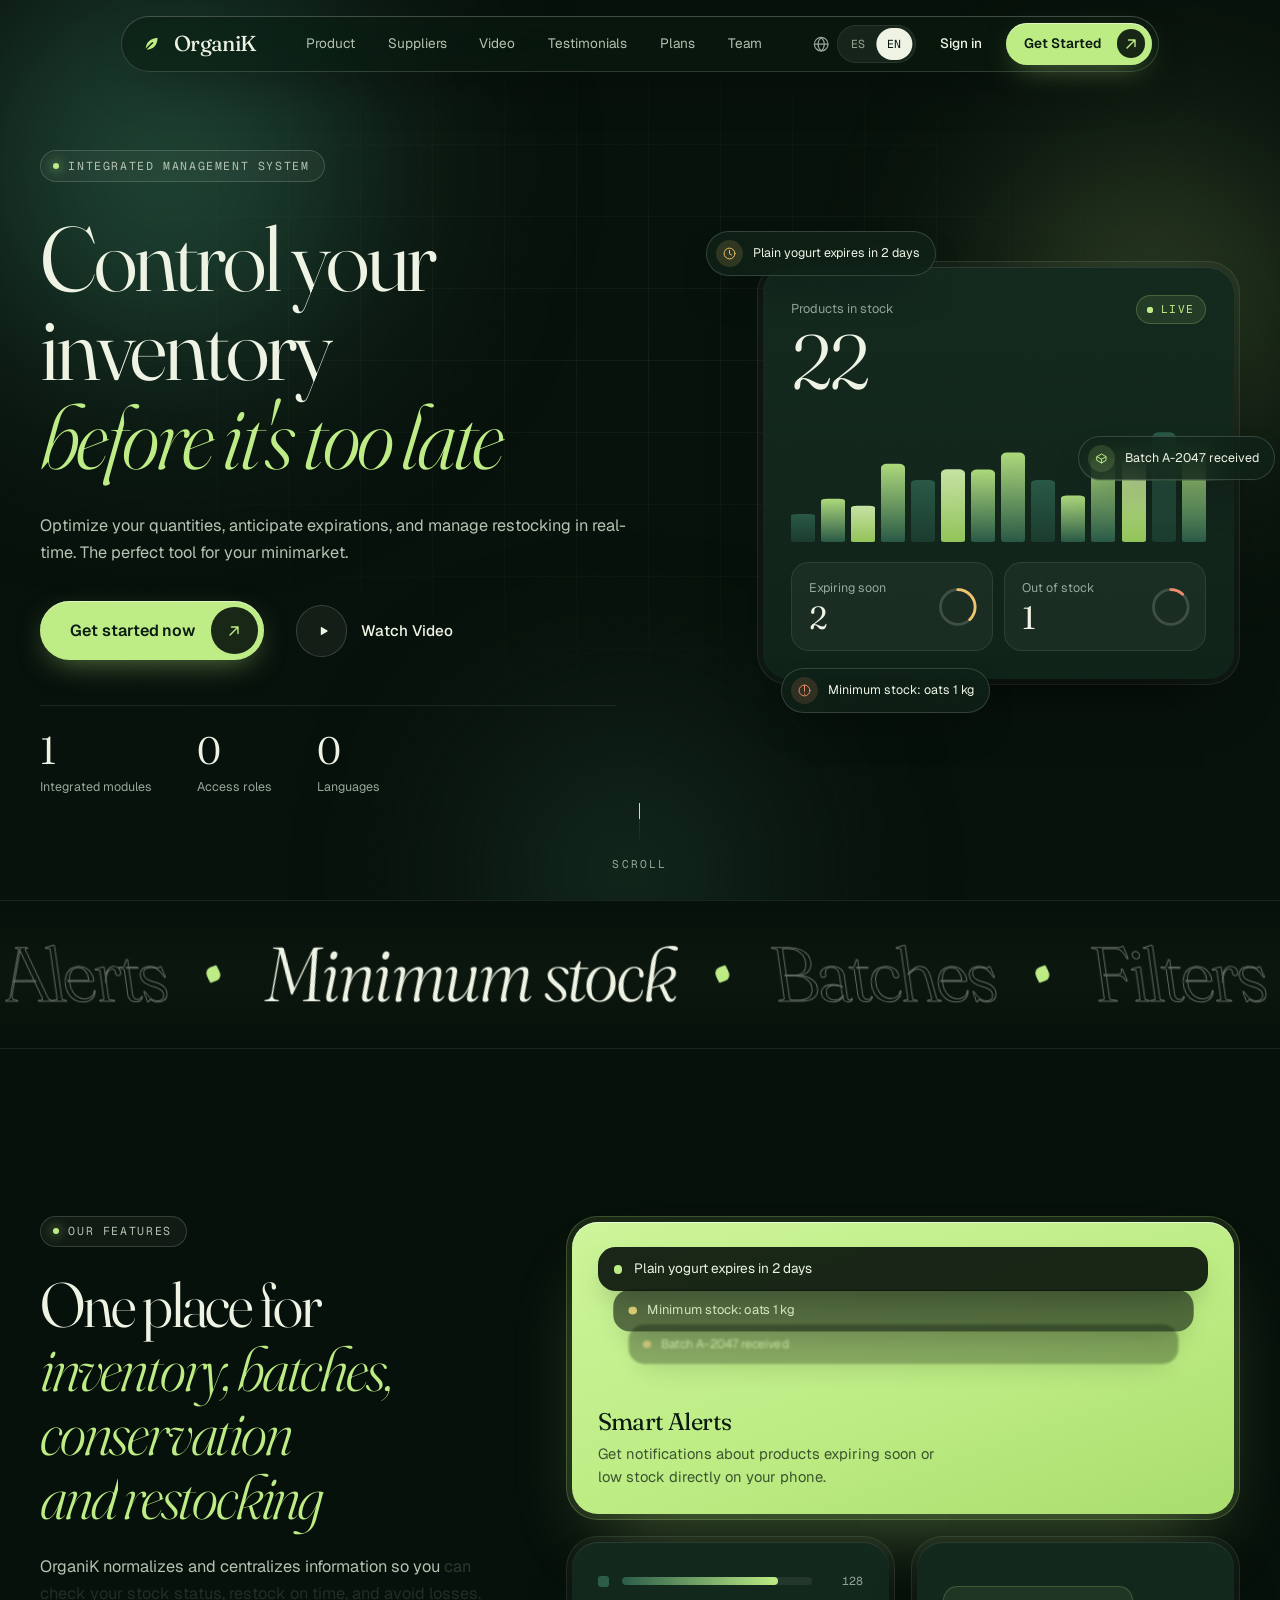
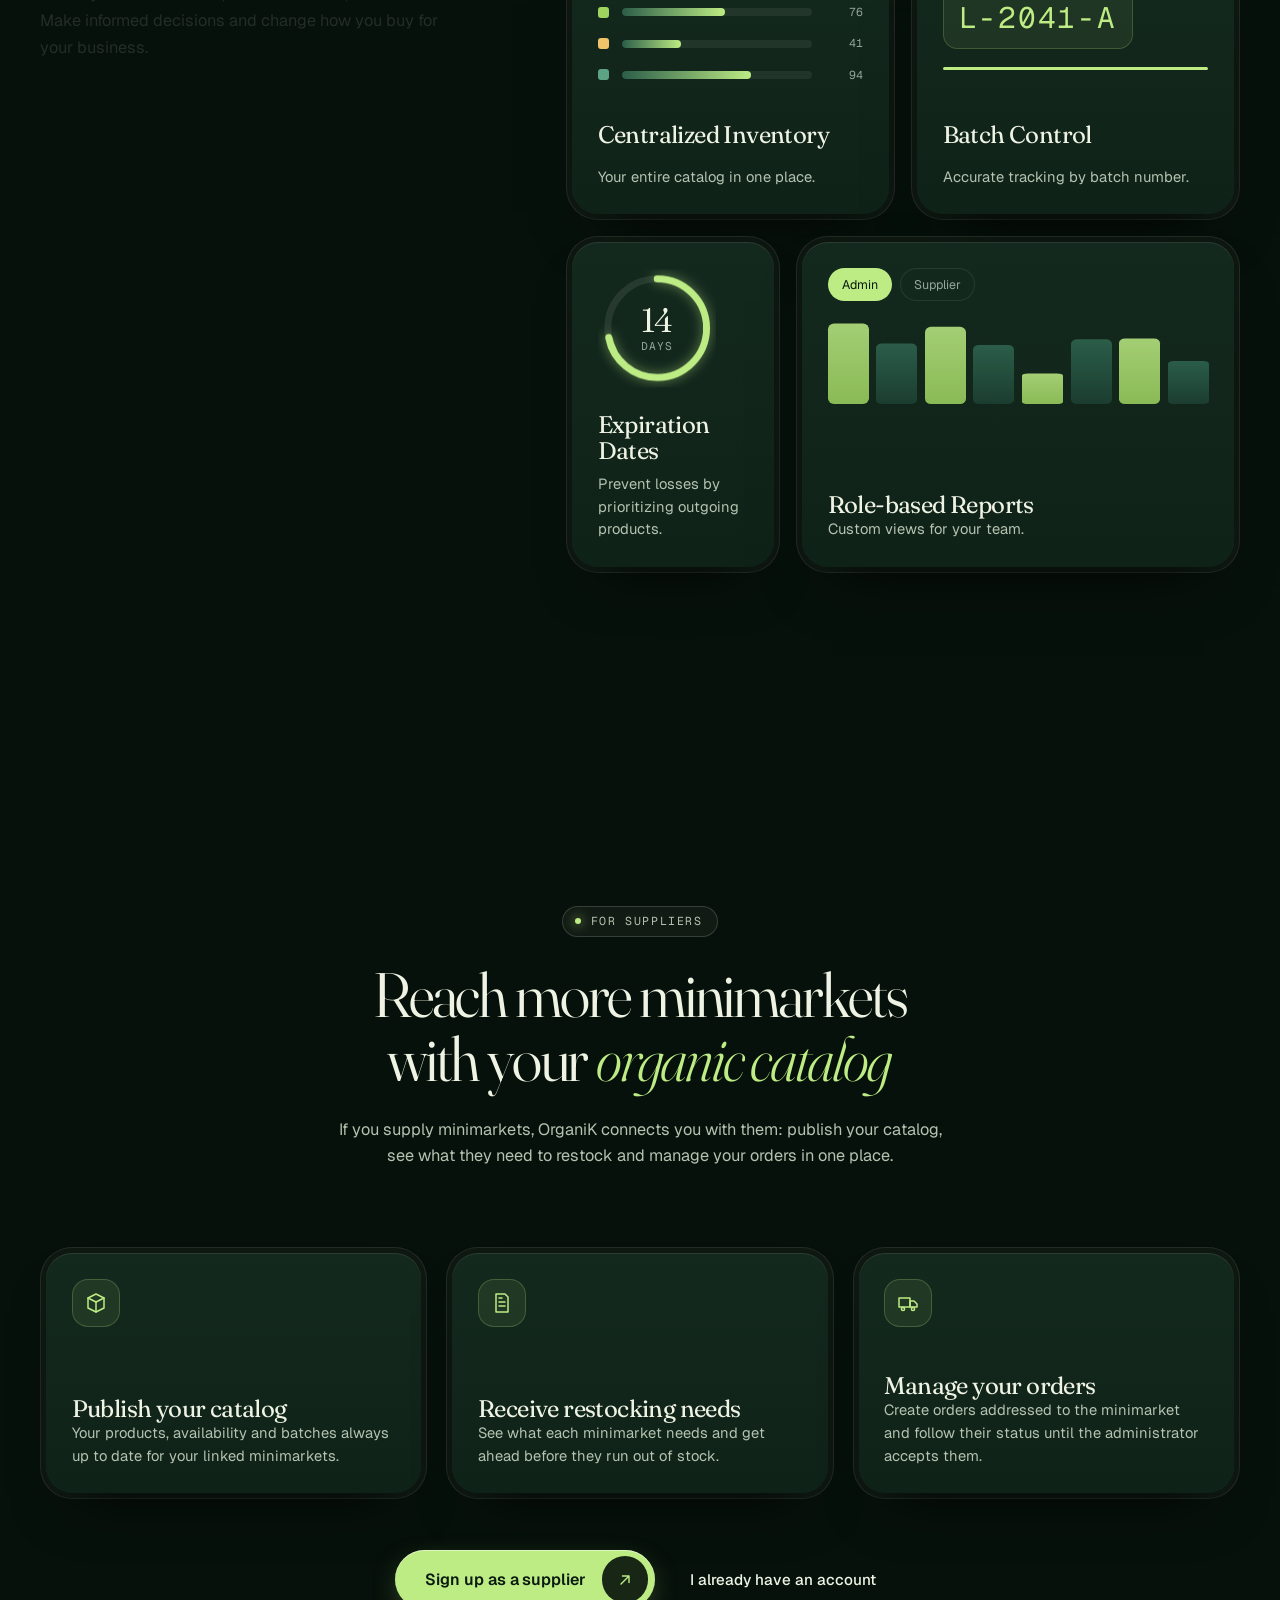
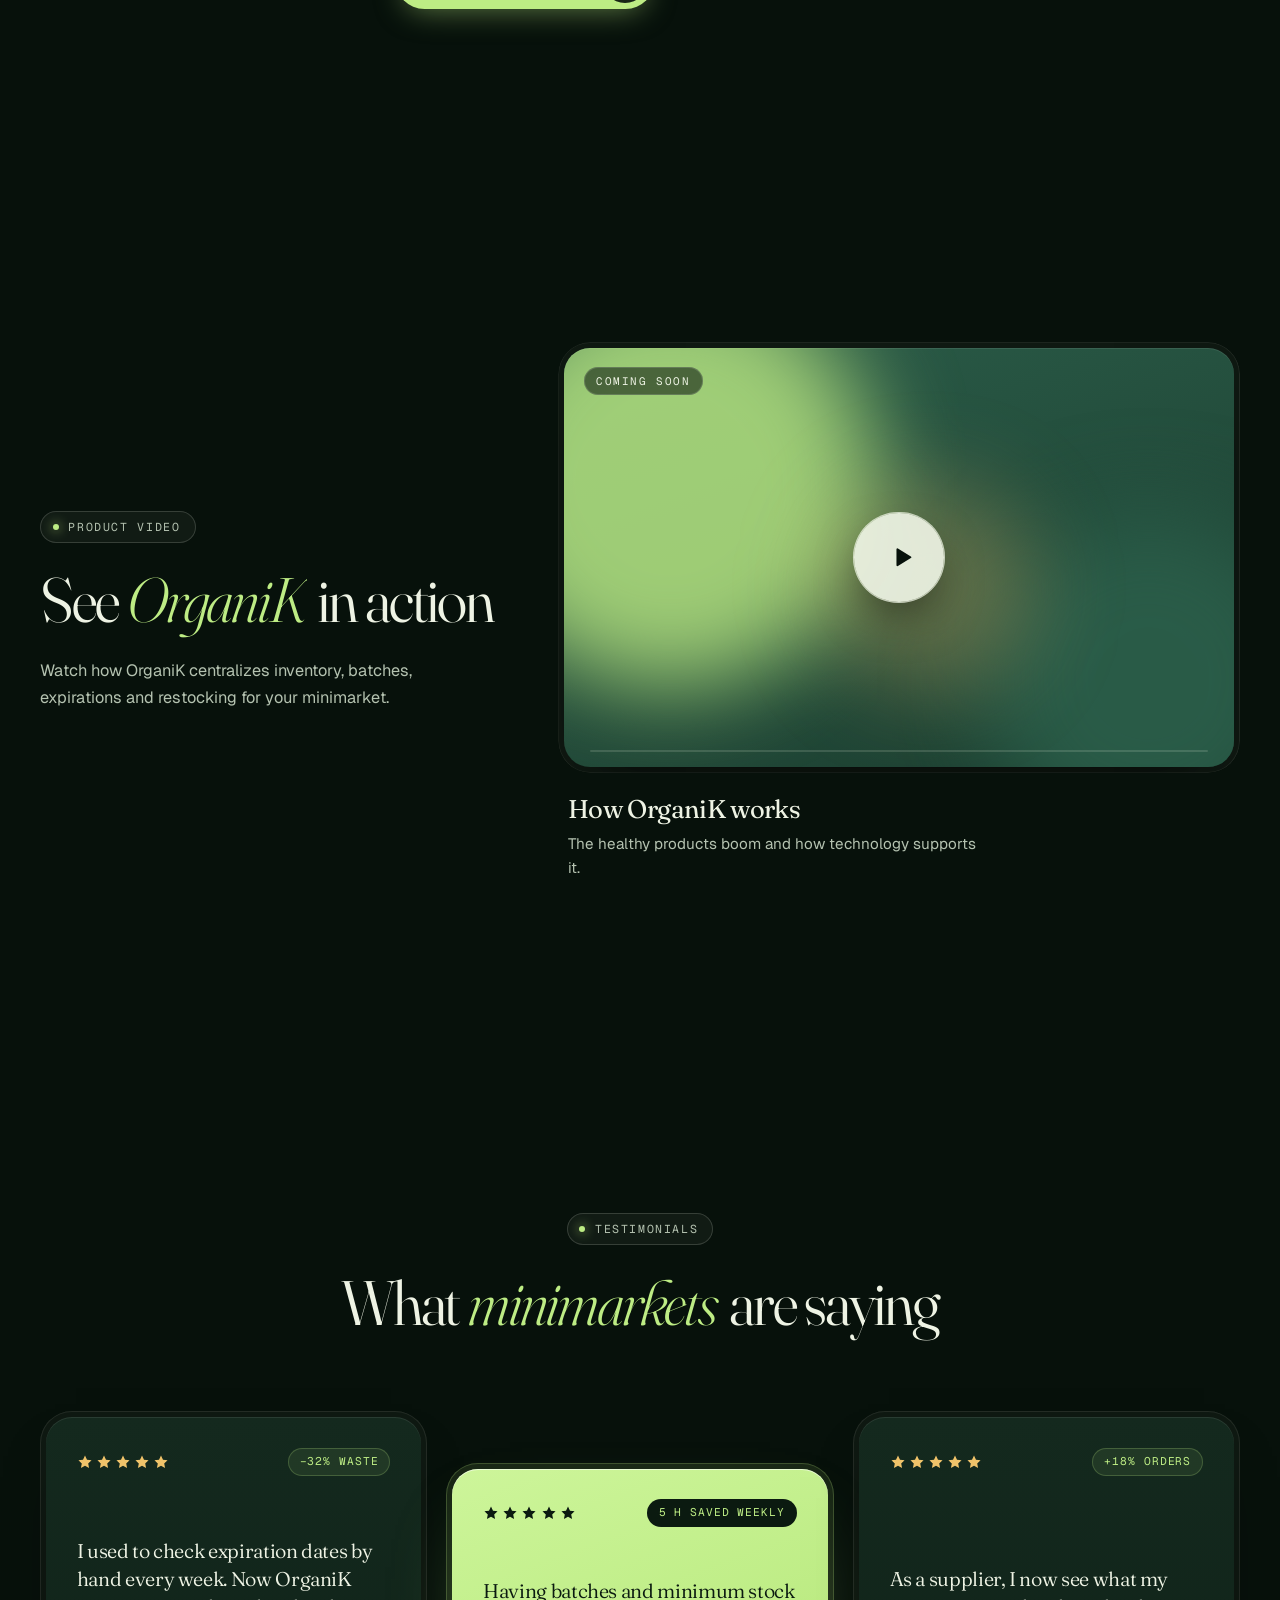
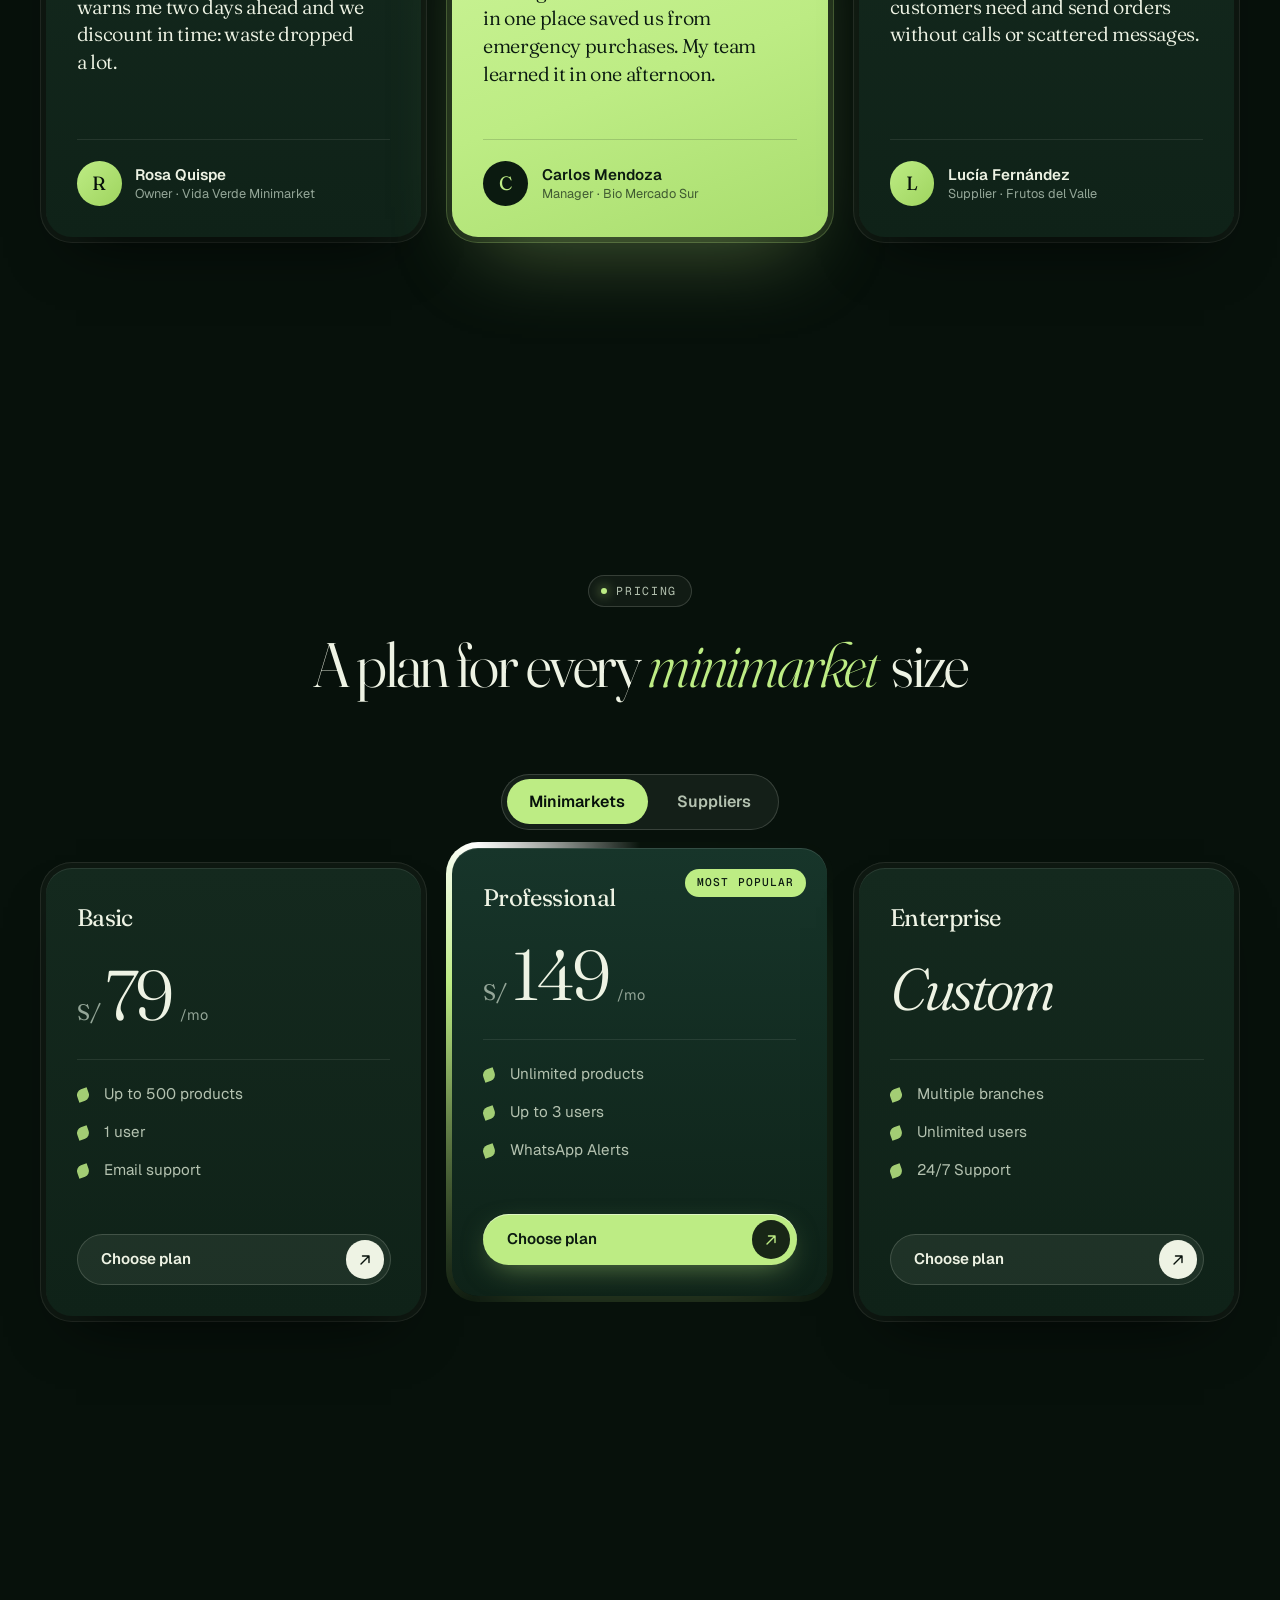
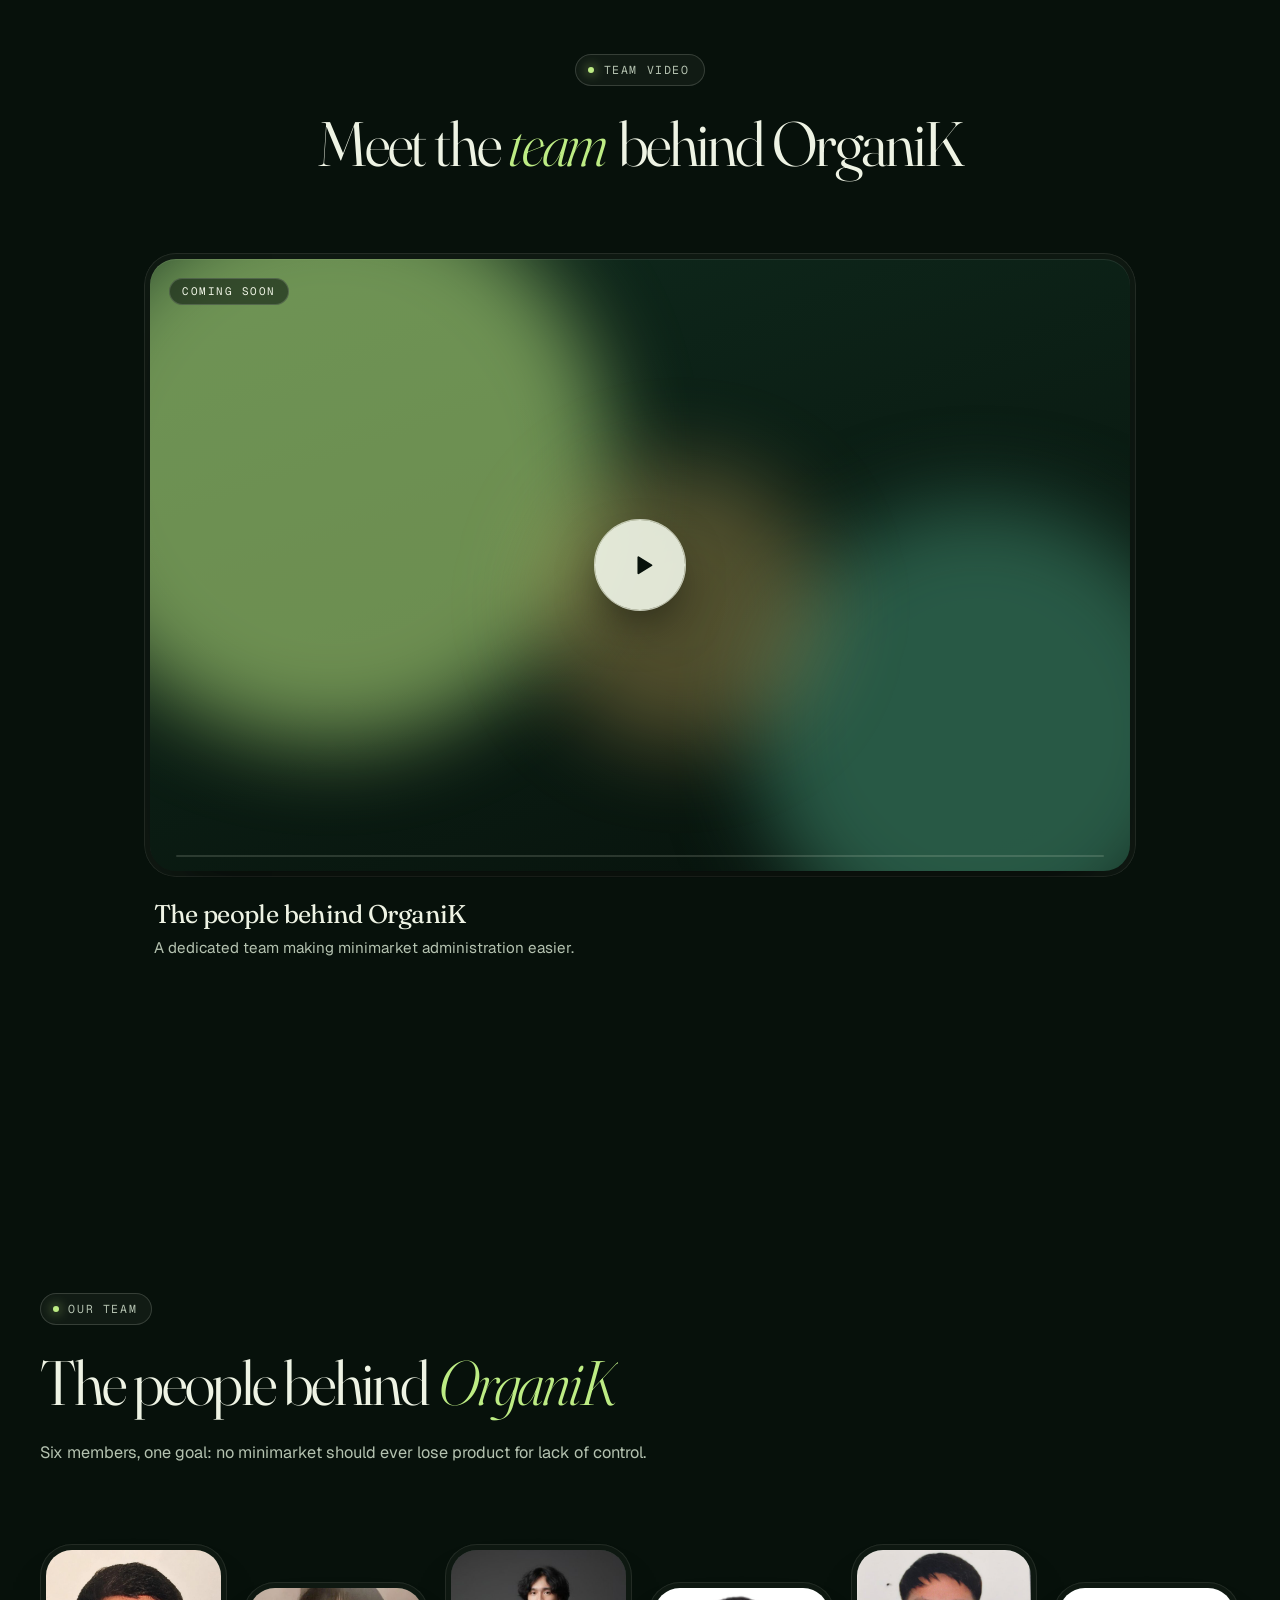
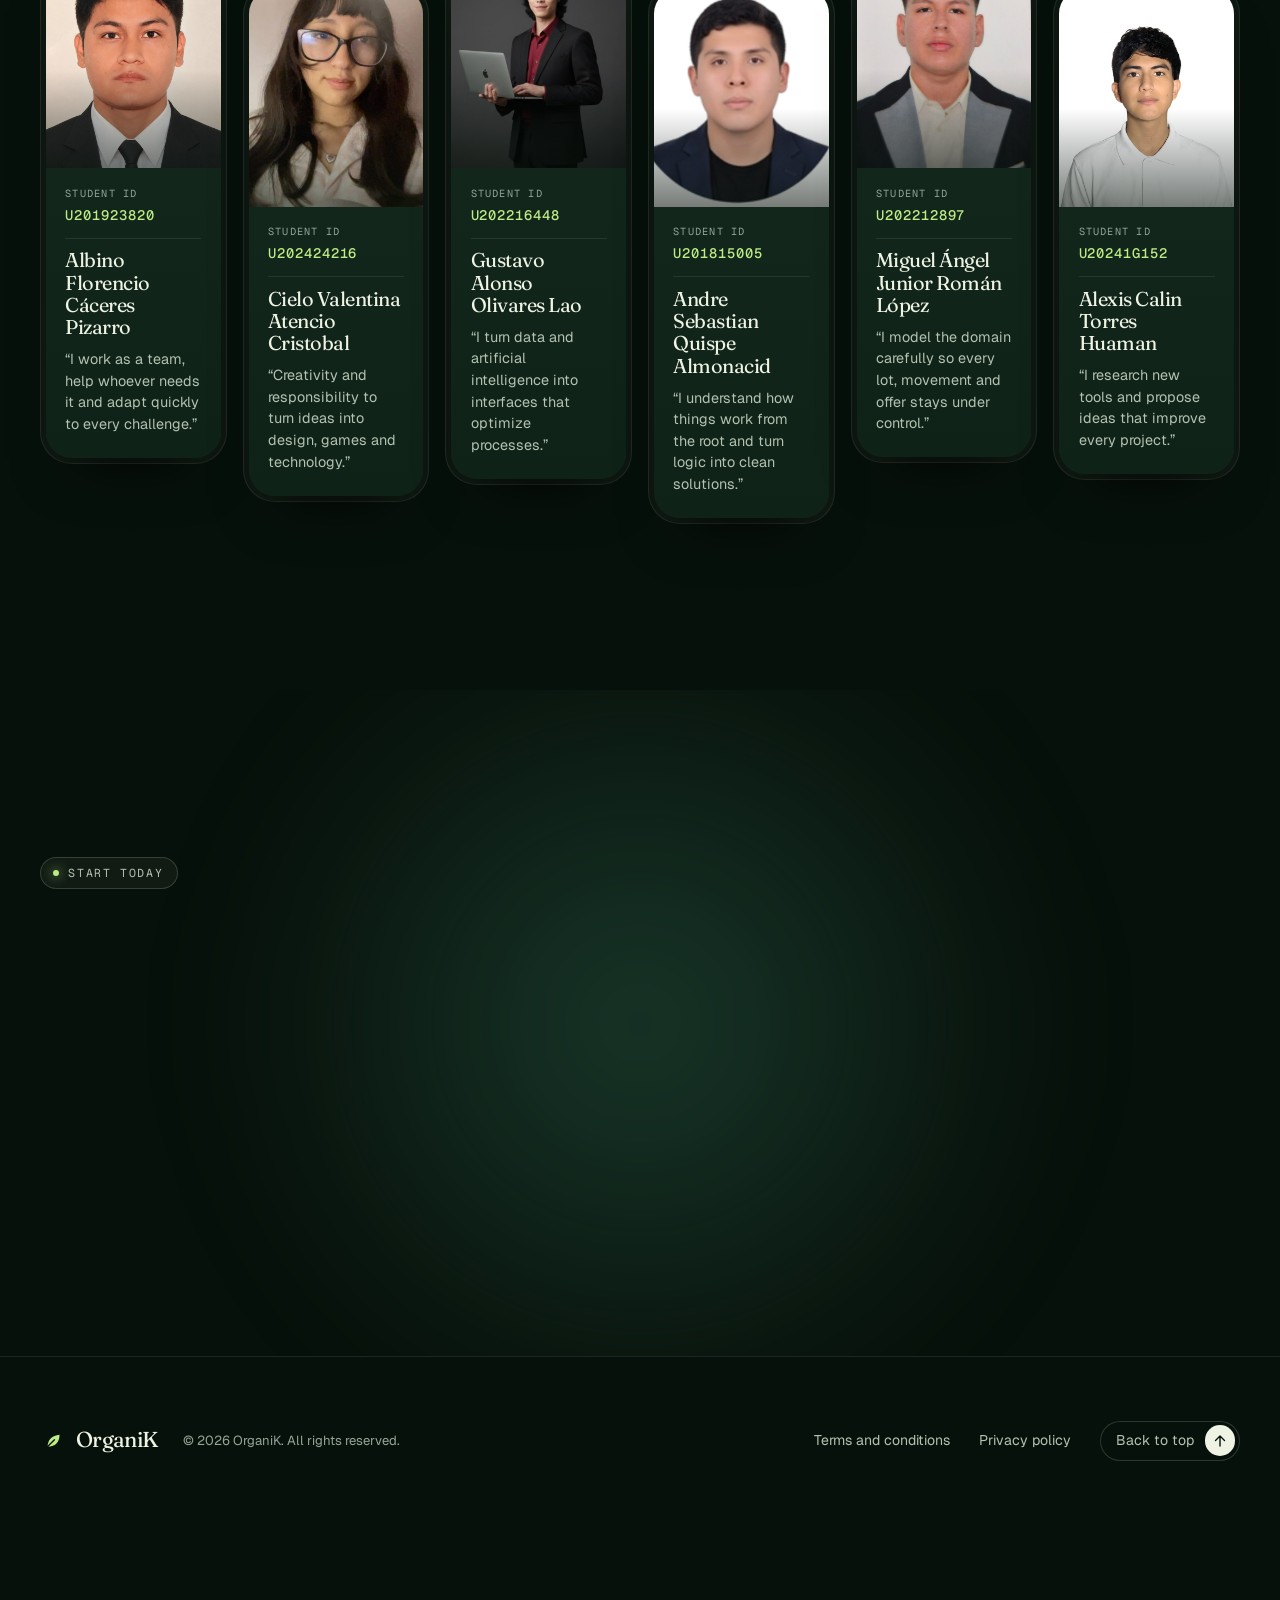
<file: index.html>
<!DOCTYPE html>
<html lang="es">
<head>
    <meta charset="UTF-8">
    <meta name="viewport" content="width=device-width, initial-scale=1.0, viewport-fit=cover">
    <title>OrganiK · Control de inventario para minimarkets</title>
    <meta name="description" content="OrganiK centraliza inventario, lotes y vencimientos para que tu minimarket reponga a tiempo y deje de perder producto.">
    <meta name="theme-color" content="#07110b">
    <meta property="og:title" content="OrganiK · Control de inventario para minimarkets">
    <meta property="og:description" content="Anticipa vencimientos y gestiona el abastecimiento en tiempo real.">
    <meta property="og:type" content="website">
    <link rel="icon" type="image/svg+xml" href="public/favicon.svg">
    <link rel="preconnect" href="https://fonts.googleapis.com">
    <link rel="preconnect" href="https://fonts.gstatic.com" crossorigin>
    <link href="https://fonts.googleapis.com/css2?family=Fraunces:ital,opsz,wght@0,9..144,300..600;1,9..144,300..600&family=Geist:wght@300..700&family=Geist+Mono:wght@400;500&display=swap" rel="stylesheet">
    <link rel="stylesheet" href="styles.css">
</head>
<body data-page="home">

    <a href="#main" class="skip" data-i18n="skip">Saltar al contenido</a>

    <!-- Preloader -->
    <div class="preloader" id="preloader" aria-hidden="true">
        <div class="preloader__inner">
            <svg class="preloader__mark" viewBox="0 0 48 48" fill="none"><path class="leaf" d="M12 36C12 22 20 13 37 12c0 16-9 24-25 24z" stroke="currentColor" stroke-width="1.5" stroke-linejoin="round"/><path class="vein" d="M12 36l14-14" stroke="currentColor" stroke-width="1.5" stroke-linecap="round"/></svg>
            <span class="preloader__count" id="preloader-count">000</span>
        </div>
        <div class="preloader__curtain"></div>
    </div>

    <div class="grain" aria-hidden="true"></div>
    <div class="progress" id="progress" aria-hidden="true"></div>

    <!-- Navegación: isla de cristal flotante -->
    <header class="nav-wrap" id="navbar">
        <div class="nav" id="nav">
            <a href="#hero" class="logo" aria-label="OrganiK">
                <span class="logo__mark"><svg viewBox="0 0 32 32" fill="none"><path d="M9 23c0-8 5-13 14-14 0 9-5 14-14 14z" fill="currentColor"/><path d="M9 23l8-8" stroke="var(--bg)" stroke-width="1.6" stroke-linecap="round"/></svg></span>
                <span class="logo__text">OrganiK</span>
            </a>
            <nav class="nav__links" aria-label="Principal">
                <a href="#ofrecemos" data-i18n="nav_product" data-nav="ofrecemos">Producto</a>
                <a href="#proveedores" data-i18n="nav_providers" data-nav="proveedores">Proveedores</a>
                <a href="#video-producto" data-i18n="nav_video" data-nav="video-producto">Video</a>
                <a href="#testimonios" data-i18n="nav_testimonials" data-nav="testimonios">Testimonios</a>
                <a href="#planes" data-i18n="nav_plans" data-nav="planes">Planes</a>
                <a href="#conocenos" data-i18n="nav_team" data-nav="conocenos">Equipo</a>
                <span class="nav__pill" aria-hidden="true"></span>
            </nav>
            <div class="nav__actions">
                <svg class="lang-ico" viewBox="0 0 20 20" fill="none" stroke="currentColor" stroke-width="1.3" stroke-linecap="round" stroke-linejoin="round" aria-hidden="true"><circle cx="10" cy="10" r="7.4"/><path d="M2.6 10h14.8M10 2.6c2.3 2.2 3.4 4.7 3.4 7.4S12.3 15.2 10 17.4C7.7 15.2 6.6 12.7 6.6 10S7.7 4.8 10 2.6z"/></svg>
                <div id="lang-toggle" class="lang" role="group" aria-label="Idioma / Language">
                    <span class="lang__thumb" aria-hidden="true"></span>
                    <button type="button" class="lang__opt" data-l="es" lang="es" title="Español" aria-pressed="true">ES</button>
                    <button type="button" class="lang__opt" data-l="en" lang="en" title="English" aria-pressed="false">EN</button>
                </div>
                <a href="https://organik-app-d6e58.web.app/login" class="nav__login" data-app-path="/login" data-i18n="nav_login">Iniciar sesión</a>
                <a href="https://organik-app-d6e58.web.app/register?role=administrator" data-app-path="/register?role=administrator" class="btn btn--sm magnetic">
                    <span class="btn__label" data-i18n="nav_start">Empezar</span>
                    <span class="btn__icon"><svg viewBox="0 0 16 16" fill="none" stroke="currentColor" stroke-width="1.4" stroke-linecap="round" stroke-linejoin="round"><path d="M4 12L12 4M5.5 4H12v6.5"/></svg></span>
                </a>
                <button class="burger" id="burger" type="button" aria-label="Menú" aria-expanded="false" aria-controls="menu"><span></span><span></span></button>
            </div>
        </div>
    </header>

    <!-- Menú móvil -->
    <div class="menu" id="menu" aria-hidden="true">
        <nav class="menu__links">
            <a href="#ofrecemos"><span class="menu__n">01</span><span class="menu__t" data-i18n="nav_product">Producto</span></a>
            <a href="#proveedores"><span class="menu__n">02</span><span class="menu__t" data-i18n="nav_providers">Proveedores</span></a>
            <a href="#video-producto"><span class="menu__n">03</span><span class="menu__t" data-i18n="nav_video">Video</span></a>
            <a href="#testimonios"><span class="menu__n">04</span><span class="menu__t" data-i18n="nav_testimonials">Testimonios</span></a>
            <a href="#planes"><span class="menu__n">05</span><span class="menu__t" data-i18n="nav_plans">Planes</span></a>
            <a href="#conocenos"><span class="menu__n">06</span><span class="menu__t" data-i18n="nav_team">Equipo</span></a>
            <a href="https://organik-d6e58.web.app/login" data-app-path="/login"><span class="menu__n">07</span><span class="menu__t" data-i18n="nav_login">Iniciar sesión</span></a>
        </nav>
    </div>

    <main id="main">

        <!-- HERO -->
        <section id="hero" class="hero">
            <div class="aurora" aria-hidden="true">
                <span class="aurora__orb aurora__orb--a" data-depth="40"></span>
                <span class="aurora__orb aurora__orb--b" data-depth="-30"></span>
                <span class="aurora__orb aurora__orb--c" data-depth="20"></span>
                <span class="aurora__grid"></span>
            </div>

            <div class="container hero__grid">
                <div class="hero__copy">
                    <p class="eyebrow" data-hero="in"><span class="eyebrow__dot"></span><span data-i18n="hero_subtitle">SISTEMA DE GESTIÓN INTEGRADO</span></p>
                    <h1 class="display" data-split data-i18n="hero_title">Controla tu inventario <em>antes de que sea tarde</em></h1>
                    <p class="lead" data-hero="in" data-i18n="hero_desc">Optimiza tus cantidades, anticipa vencimientos y gestiona el abastecimiento en tiempo real. La herramienta perfecta para tu minimarket.</p>
                    <div class="hero__cta" data-hero="in">
                        <a href="https://organik-app-d6e58.web.app/register?role=administrator" data-app-path="/register?role=administrator" class="btn btn--lg magnetic">
                            <span class="btn__label" data-i18n="btn_start_now">Comenzar ahora</span>
                            <span class="btn__icon"><svg viewBox="0 0 16 16" fill="none" stroke="currentColor" stroke-width="1.4" stroke-linecap="round" stroke-linejoin="round"><path d="M4 12L12 4M5.5 4H12v6.5"/></svg></span>
                        </a>
                        <a href="#video-producto" class="btn-ghost magnetic">
                            <span class="btn-ghost__play"><svg viewBox="0 0 16 16" fill="currentColor"><path d="M5.5 3.8v8.4a.5.5 0 0 0 .76.43l6.8-4.2a.5.5 0 0 0 0-.86l-6.8-4.2a.5.5 0 0 0-.76.43z"/></svg></span>
                            <span data-i18n="btn_video">Ver video</span>
                        </a>
                    </div>

                    <dl class="stats" data-hero="in">
                        <div class="stat">
                            <dt data-i18n="stat_1_desc">Módulos integrados</dt>
                            <dd><span data-count="3">3</span></dd>
                        </div>
                        <div class="stat">
                            <dt data-i18n="stat_2_desc">Roles de acceso</dt>
                            <dd><span data-count="2">2</span></dd>
                        </div>
                        <div class="stat">
                            <dt data-i18n="stat_3_desc">Idiomas</dt>
                            <dd><span data-count="2">2</span></dd>
                        </div>
                    </dl>
                </div>

                <div class="hero__visual" data-hero="visual">
                    <!-- Notificaciones flotantes -->
                    <div class="toast toast--1" data-depth="26">
                        <span class="toast__ico toast__ico--warn"><svg viewBox="0 0 20 20" fill="none" stroke="currentColor" stroke-width="1.3" stroke-linecap="round" stroke-linejoin="round"><circle cx="10" cy="10" r="7.2"/><path d="M10 6v4.4l2.6 1.6"/></svg></span>
                        <span class="toast__txt" data-i18n="toast_1">Yogurt natural vence en 2 días</span>
                    </div>
                    <div class="toast toast--2" data-depth="-22">
                        <span class="toast__ico"><svg viewBox="0 0 20 20" fill="none" stroke="currentColor" stroke-width="1.3" stroke-linecap="round" stroke-linejoin="round"><path d="M4 7.5l6-3.5 6 3.5v5l-6 3.5-6-3.5z"/><path d="M4 7.5l6 3.5 6-3.5M10 11v5"/></svg></span>
                        <span class="toast__txt" data-i18n="toast_3">Lote A-2047 recibido</span>
                    </div>

                    <div class="bezel tilt" id="mockup">
                        <div class="bezel__core dash">
                            <div class="dash__top">
                                <div>
                                    <span class="dash__label" data-i18n="mockup_title">Productos en stock</span>
                                    <h2 class="dash__num"><span data-count="128">128</span></h2>
                                </div>
                                <span class="live"><i></i><span data-i18n="live">En vivo</span></span>
                            </div>

                            <div class="dash__chart" id="chart" aria-hidden="true">
                                <i></i><i></i><i></i><i></i><i></i><i></i><i></i><i></i><i></i><i></i><i></i><i></i><i></i><i></i>
                            </div>

                            <div class="dash__cards">
                                <div class="m-card">
                                    <span data-i18n="mockup_alert">Por vencer</span>
                                    <b data-count="12">12</b>
                                    <svg class="m-card__ring" viewBox="0 0 36 36"><circle cx="18" cy="18" r="15" /><circle class="m-card__arc" cx="18" cy="18" r="15" pathLength="100" /></svg>
                                </div>
                                <div class="m-card m-card--out">
                                    <span data-i18n="mockup_out">Agotados</span>
                                    <b data-count="3">3</b>
                                    <svg class="m-card__ring" viewBox="0 0 36 36"><circle cx="18" cy="18" r="15" /><circle class="m-card__arc" cx="18" cy="18" r="15" pathLength="100" /></svg>
                                </div>
                            </div>
                        </div>
                    </div>

                    <div class="toast toast--3" data-depth="34">
                        <span class="toast__ico toast__ico--low"><svg viewBox="0 0 20 20" fill="none" stroke="currentColor" stroke-width="1.3" stroke-linecap="round" stroke-linejoin="round"><path d="M10 3v8M10 14.5v.5"/><path d="M3.5 16.5h13L10 4z" opacity="0"/><circle cx="10" cy="10" r="7.2"/></svg></span>
                        <span class="toast__txt" data-i18n="toast_2">Stock mínimo: avena 1 kg</span>
                    </div>
                </div>
            </div>

            <div class="scroll-hint" data-hero="in" aria-hidden="true">
                <span class="scroll-hint__line"></span>
                <span data-i18n="scroll_hint">Desliza</span>
            </div>
        </section>

        <!-- MARQUEE -->
        <section class="marquee" aria-hidden="true">
            <div class="marquee__row" data-dir="1">
                <div class="marquee__track">
                    <span data-i18n="tag_1">Stock</span><i></i><span data-i18n="tag_2">Vencimiento</span><i></i><span data-i18n="tag_3">Alertas</span><i></i><span data-i18n="tag_4">Stock mínimo</span><i></i><span data-i18n="tag_5">Lotes</span><i></i><span data-i18n="tag_6">Filtros</span><i></i>
                </div>
            </div>
        </section>

        <!-- FUNCIONES -->
        <section id="ofrecemos" class="section features">
            <div class="container features__grid">
                <div class="features__info">
                    <div class="features__sticky">
                        <p class="eyebrow reveal"><span class="eyebrow__dot"></span><span data-i18n="offer_tag">NUESTRAS FUNCIONES</span></p>
                        <h2 class="h2" data-split data-i18n="offer_title">Un solo lugar para <em>inventario, lotes, conservación y abastecimiento</em></h2>
                        <p class="lead scrub-text" data-i18n="offer_desc">OrganiK normaliza y concentra la información, para que puedas ver el estado de tu stock, reponer a tiempo y evitar pérdidas. Toma decisiones informadas y cambia la forma de comprar para tu negocio.</p>
                    </div>
                </div>

                <div class="bento">
                    <!-- 1 · Alertas -->
                    <article class="bezel bezel--lime reveal-card bento__a spot">
                        <div class="bezel__core card">
                            <div class="card__viz viz-alerts" aria-hidden="true">
                                <div class="note s0"><i></i><span data-i18n="toast_1">Yogurt natural vence en 2 días</span></div>
                                <div class="note s1"><i></i><span data-i18n="toast_2">Stock mínimo: avena 1 kg</span></div>
                                <div class="note s2"><i></i><span data-i18n="toast_3">Lote A-2047 recibido</span></div>
                            </div>
                            <h3 data-i18n="feat_1_title">Alertas Inteligentes</h3>
                            <p data-i18n="feat_1_desc">Recibe notificaciones sobre productos próximos a vencer o stock bajo directamente a tu celular.</p>
                        </div>
                    </article>

                    <!-- 2 · Inventario -->
                    <article class="bezel reveal-card bento__b spot">
                        <div class="bezel__core card">
                            <div class="card__viz viz-rows" aria-hidden="true">
                                <div class="row"><b></b><span style="--w:82%"></span><em>128</em></div>
                                <div class="row"><b></b><span style="--w:54%"></span><em>76</em></div>
                                <div class="row"><b></b><span style="--w:31%"></span><em>41</em></div>
                                <div class="row"><b></b><span style="--w:68%"></span><em>94</em></div>
                            </div>
                            <h3 data-i18n="feat_2_title">Inventario centralizado</h3>
                            <p data-i18n="feat_2_desc">Todo tu catálogo en un solo lugar.</p>
                        </div>
                    </article>

                    <!-- 3 · Lotes -->
                    <article class="bezel reveal-card bento__c spot">
                        <div class="bezel__core card">
                            <div class="card__viz viz-batch" aria-hidden="true">
                                <span class="batch" data-batch>L-2041-A</span>
                                <span class="batch__bar"><i></i></span>
                            </div>
                            <h3 data-i18n="feat_3_title">Control de lotes</h3>
                            <p data-i18n="feat_3_desc">Seguimiento preciso por número de lote.</p>
                        </div>
                    </article>

                    <!-- 4 · Vencimientos -->
                    <article class="bezel reveal-card bento__d spot">
                        <div class="bezel__core card">
                            <div class="card__viz viz-ring" aria-hidden="true">
                                <svg viewBox="0 0 120 120"><circle class="ring-bg" cx="60" cy="60" r="50"/><circle class="ring-fg" cx="60" cy="60" r="50" pathLength="100"/></svg>
                                <div class="ring-n"><b data-ring>14</b><span data-i18n="ring_days">días</span></div>
                            </div>
                            <h3 data-i18n="feat_4_title">Fechas de vencimiento</h3>
                            <p data-i18n="feat_4_desc">Prevén pérdidas priorizando salidas.</p>
                        </div>
                    </article>

                    <!-- 5 · Roles -->
                    <article class="bezel reveal-card bento__e spot">
                        <div class="bezel__core card card--wide">
                            <div class="card__viz viz-roles" aria-hidden="true">
                                <div class="roles">
                                    <span class="role is-on" data-i18n="role_1">Administrador</span>
                                    <span class="role" data-i18n="role_2">Proveedor</span>
                                </div>
                                <div class="bars" data-bars>
                                    <i></i><i></i><i></i><i></i><i></i><i></i><i></i><i></i>
                                </div>
                            </div>
                            <div>
                                <h3 data-i18n="feat_5_title">Reportes por rol</h3>
                                <p data-i18n="feat_5_desc">Vistas personalizadas para tu equipo.</p>
                            </div>
                        </div>
                    </article>
                </div>
            </div>
        </section>

        <!-- PARA PROVEEDORES -->
        <section id="proveedores" class="section providers">
            <div class="container">
                <div class="section__head section__head--center">
                    <p class="eyebrow reveal"><span class="eyebrow__dot"></span><span data-i18n="prov_tag">PARA PROVEEDORES</span></p>
                    <h2 class="h2" data-split data-i18n="prov_title">Llega a más minimarkets con tu <em>catálogo orgánico</em></h2>
                    <p class="lead reveal" data-i18n="prov_desc">Si abasteces minimarkets, OrganiK te conecta con ellos: publica tu catálogo, entérate de lo que necesitan reponer y gestiona tus pedidos en un solo lugar.</p>
                </div>

                <div class="prov__grid">
                    <article class="bezel reveal-card spot">
                        <div class="bezel__core card prov__card">
                            <span class="prov__icon" aria-hidden="true"><svg viewBox="0 0 24 24" fill="none" stroke="currentColor" stroke-width="1.5" stroke-linecap="round" stroke-linejoin="round"><path d="M4 7l8-4 8 4-8 4-8-4z"/><path d="M4 7v10l8 4 8-4V7"/><path d="M12 11v10"/></svg></span>
                            <div>
                                <h3 data-i18n="prov_1_title">Publica tu catálogo</h3>
                                <p data-i18n="prov_1_desc">Tus productos, disponibilidad y lotes siempre actualizados para los minimarkets vinculados.</p>
                            </div>
                        </div>
                    </article>

                    <article class="bezel reveal-card spot">
                        <div class="bezel__core card prov__card">
                            <span class="prov__icon" aria-hidden="true"><svg viewBox="0 0 24 24" fill="none" stroke="currentColor" stroke-width="1.5" stroke-linecap="round" stroke-linejoin="round"><path d="M6 3h9l3 3v15H6z"/><path d="M9 11h6M9 15h6M9 7h3"/></svg></span>
                            <div>
                                <h3 data-i18n="prov_2_title">Recibe necesidades de reposición</h3>
                                <p data-i18n="prov_2_desc">Mira qué necesita cada minimarket y anticípate antes de que se quede sin stock.</p>
                            </div>
                        </div>
                    </article>

                    <article class="bezel reveal-card spot">
                        <div class="bezel__core card prov__card">
                            <span class="prov__icon" aria-hidden="true"><svg viewBox="0 0 24 24" fill="none" stroke="currentColor" stroke-width="1.5" stroke-linecap="round" stroke-linejoin="round"><path d="M3 7h11v9H3z"/><path d="M14 10h4l3 3v3h-7z"/><circle cx="7" cy="18" r="1.6"/><circle cx="17" cy="18" r="1.6"/></svg></span>
                            <div>
                                <h3 data-i18n="prov_3_title">Gestiona tus pedidos</h3>
                                <p data-i18n="prov_3_desc">Crea pedidos dirigidos al minimarket y sigue su estado hasta que el administrador los acepta.</p>
                            </div>
                        </div>
                    </article>
                </div>

                <div class="prov__cta reveal">
                    <a href="https://organik-app-d6e58.web.app/register?role=supplier" data-app-path="/register?role=supplier" class="btn btn--lg magnetic">
                        <span class="btn__label" data-i18n="prov_btn">Registrarme como proveedor</span>
                        <span class="btn__icon"><svg viewBox="0 0 16 16" fill="none" stroke="currentColor" stroke-width="1.4" stroke-linecap="round" stroke-linejoin="round"><path d="M4 12L12 4M5.5 4H12v6.5"/></svg></span>
                    </a>
                    <a href="https://organik-app-d6e58.web.app/login" data-app-path="/login" class="btn-ghost magnetic">
                        <span data-i18n="prov_login">Ya tengo cuenta</span>
                    </a>
                </div>
            </div>
        </section>

        <!-- ===== TODO SOBRE EL PRODUCTO: funciones, proveedores, video, testimonios y planes ===== -->

        <!-- VIDEO DEL PRODUCTO -->
        <!-- Placeholder: cuando exista el video, reemplaza el contenido de .vid (o el .bezel completo) por un <video> o un <iframe> -->
        <section id="video-producto" class="section videos videos--product">
            <div class="container video-split">
                <div class="section__head video-split__head">
                    <p class="eyebrow reveal"><span class="eyebrow__dot"></span><span data-i18n="vprod_tag">VIDEO DEL PRODUCTO</span></p>
                    <h2 class="h2" data-split data-i18n="vprod_title">Descubre <em>OrganiK</em> en acción</h2>
                    <p class="lead reveal" data-i18n="vprod_desc">Mira cómo OrganiK centraliza inventario, lotes, vencimientos y abastecimiento para tu minimarket.</p>
                </div>

                <article class="video-card">
                        <div class="bezel bezel--video">
                            <div class="bezel__core vid vid--light" data-video>
                                <div class="vid__art" aria-hidden="true">
                                    <span class="blob b1"></span><span class="blob b2"></span><span class="blob b3"></span>
                                    <div class="eq"><i></i><i></i><i></i><i></i><i></i><i></i><i></i></div>
                                </div>
                                <span class="vid__soon" data-i18n="video_soon">Próximamente</span>
                                <button class="play magnetic" type="button" aria-label="Play" data-cursor="play">
                                    <span class="play__ring"></span><span class="play__ring"></span>
                                    <svg class="play__i" viewBox="0 0 16 16" fill="currentColor"><path d="M5.5 3.8v8.4a.5.5 0 0 0 .76.43l6.8-4.2a.5.5 0 0 0 0-.86l-6.8-4.2a.5.5 0 0 0-.76.43z"/></svg>
                                    <svg class="play__p" viewBox="0 0 16 16" fill="currentColor"><rect x="4" y="3.5" width="2.8" height="9" rx=".8"/><rect x="9.2" y="3.5" width="2.8" height="9" rx=".8"/></svg>
                                </button>
                                <span class="vid__time"><i></i></span>
                            </div>
                        </div>
                    <div class="video-info">
                        <h3 data-i18n="vprod_card_title">Así funciona OrganiK</h3>
                        <p data-i18n="vprod_card_desc">El boom de los productos saludables y cómo la tecnología apoya esto.</p>
                    </div>
                </article>
            </div>
        </section>

        <!-- TESTIMONIOS -->
        <!-- Textos de ejemplo: reemplázalos por testimonios reales de clientes antes de publicar -->
        <section id="testimonios" class="section testimonials">
            <div class="container">
                <div class="section__head section__head--center">
                    <p class="eyebrow reveal"><span class="eyebrow__dot"></span><span data-i18n="testi_tag">TESTIMONIOS</span></p>
                    <h2 class="h2" data-split data-i18n="testi_title">Lo que dicen los <em>minimarkets</em></h2>
                </div>

                <div class="testi__grid">
                    <article class="bezel reveal-card spot testi">
                        <figure class="bezel__core testi__core">
                            <div class="testi__top">
                                <div class="testi__stars" aria-hidden="true"><svg viewBox="0 0 20 20" fill="currentColor"><path d="M10 1.8l2.5 5.3 5.7.7-4.2 4 1.1 5.7L10 14.7 4.9 17.5 6 11.8 1.8 7.8l5.7-.7z"/></svg><svg viewBox="0 0 20 20" fill="currentColor"><path d="M10 1.8l2.5 5.3 5.7.7-4.2 4 1.1 5.7L10 14.7 4.9 17.5 6 11.8 1.8 7.8l5.7-.7z"/></svg><svg viewBox="0 0 20 20" fill="currentColor"><path d="M10 1.8l2.5 5.3 5.7.7-4.2 4 1.1 5.7L10 14.7 4.9 17.5 6 11.8 1.8 7.8l5.7-.7z"/></svg><svg viewBox="0 0 20 20" fill="currentColor"><path d="M10 1.8l2.5 5.3 5.7.7-4.2 4 1.1 5.7L10 14.7 4.9 17.5 6 11.8 1.8 7.8l5.7-.7z"/></svg><svg viewBox="0 0 20 20" fill="currentColor"><path d="M10 1.8l2.5 5.3 5.7.7-4.2 4 1.1 5.7L10 14.7 4.9 17.5 6 11.8 1.8 7.8l5.7-.7z"/></svg></div>
                                <span class="testi__metric" data-i18n="testi_1_metric"></span>
                            </div>
                            <blockquote class="testi__quote" data-i18n="testi_1_quote"></blockquote>
                            <figcaption class="testi__who">
                                <span class="testi__avatar" aria-hidden="true">R</span>
                                <span><b class="testi__name">Rosa Quispe</b><span class="testi__role" data-i18n="testi_1_role"></span></span>
                            </figcaption>
                        </figure>
                    </article>

                    <article class="bezel bezel--lime reveal-card spot testi">
                        <figure class="bezel__core testi__core">
                            <div class="testi__top">
                                <div class="testi__stars" aria-hidden="true"><svg viewBox="0 0 20 20" fill="currentColor"><path d="M10 1.8l2.5 5.3 5.7.7-4.2 4 1.1 5.7L10 14.7 4.9 17.5 6 11.8 1.8 7.8l5.7-.7z"/></svg><svg viewBox="0 0 20 20" fill="currentColor"><path d="M10 1.8l2.5 5.3 5.7.7-4.2 4 1.1 5.7L10 14.7 4.9 17.5 6 11.8 1.8 7.8l5.7-.7z"/></svg><svg viewBox="0 0 20 20" fill="currentColor"><path d="M10 1.8l2.5 5.3 5.7.7-4.2 4 1.1 5.7L10 14.7 4.9 17.5 6 11.8 1.8 7.8l5.7-.7z"/></svg><svg viewBox="0 0 20 20" fill="currentColor"><path d="M10 1.8l2.5 5.3 5.7.7-4.2 4 1.1 5.7L10 14.7 4.9 17.5 6 11.8 1.8 7.8l5.7-.7z"/></svg><svg viewBox="0 0 20 20" fill="currentColor"><path d="M10 1.8l2.5 5.3 5.7.7-4.2 4 1.1 5.7L10 14.7 4.9 17.5 6 11.8 1.8 7.8l5.7-.7z"/></svg></div>
                                <span class="testi__metric" data-i18n="testi_2_metric"></span>
                            </div>
                            <blockquote class="testi__quote" data-i18n="testi_2_quote"></blockquote>
                            <figcaption class="testi__who">
                                <span class="testi__avatar" aria-hidden="true">C</span>
                                <span><b class="testi__name">Carlos Mendoza</b><span class="testi__role" data-i18n="testi_2_role"></span></span>
                            </figcaption>
                        </figure>
                    </article>

                    <article class="bezel reveal-card spot testi">
                        <figure class="bezel__core testi__core">
                            <div class="testi__top">
                                <div class="testi__stars" aria-hidden="true"><svg viewBox="0 0 20 20" fill="currentColor"><path d="M10 1.8l2.5 5.3 5.7.7-4.2 4 1.1 5.7L10 14.7 4.9 17.5 6 11.8 1.8 7.8l5.7-.7z"/></svg><svg viewBox="0 0 20 20" fill="currentColor"><path d="M10 1.8l2.5 5.3 5.7.7-4.2 4 1.1 5.7L10 14.7 4.9 17.5 6 11.8 1.8 7.8l5.7-.7z"/></svg><svg viewBox="0 0 20 20" fill="currentColor"><path d="M10 1.8l2.5 5.3 5.7.7-4.2 4 1.1 5.7L10 14.7 4.9 17.5 6 11.8 1.8 7.8l5.7-.7z"/></svg><svg viewBox="0 0 20 20" fill="currentColor"><path d="M10 1.8l2.5 5.3 5.7.7-4.2 4 1.1 5.7L10 14.7 4.9 17.5 6 11.8 1.8 7.8l5.7-.7z"/></svg><svg viewBox="0 0 20 20" fill="currentColor"><path d="M10 1.8l2.5 5.3 5.7.7-4.2 4 1.1 5.7L10 14.7 4.9 17.5 6 11.8 1.8 7.8l5.7-.7z"/></svg></div>
                                <span class="testi__metric" data-i18n="testi_3_metric"></span>
                            </div>
                            <blockquote class="testi__quote" data-i18n="testi_3_quote"></blockquote>
                            <figcaption class="testi__who">
                                <span class="testi__avatar" aria-hidden="true">L</span>
                                <span><b class="testi__name">Lucía Fernández</b><span class="testi__role" data-i18n="testi_3_role"></span></span>
                            </figcaption>
                        </figure>
                    </article>
                </div>
            </div>
        </section>

        <!-- PLANES -->
        <section id="planes" class="section plans">
            <div class="container">
                <div class="section__head section__head--center">
                    <p class="eyebrow reveal"><span class="eyebrow__dot"></span><span data-i18n="plans_tag">PRECIOS</span></p>
                    <h2 class="h2" data-split data-i18n="plans_title">Un plan para cada tamaño de <em>minimarket</em></h2>
                </div>

                <div class="segments" role="tablist" aria-label="Segmento / Segment">
                    <button type="button" role="tab" id="seg-minimarket" class="segments__tab is-on" aria-selected="true" aria-controls="plans-minimarket" data-segment="minimarket" data-i18n="seg_minimarket">Minimarkets</button>
                    <button type="button" role="tab" id="seg-supplier" class="segments__tab" aria-selected="false" aria-controls="plans-supplier" data-segment="supplier" data-i18n="seg_supplier">Proveedores</button>
                </div>

                <div class="pricing" id="plans-minimarket" role="tabpanel" aria-labelledby="seg-minimarket">
                    <article class="bezel reveal-card tilt">
                        <div class="bezel__core price-card">
                            <h3 data-i18n="plan_1_title">Básico</h3>
                            <div class="price"><span class="price__cur">S/</span><span class="price__n" data-count="79">79</span><span class="price__mo" data-i18n="plan_mo">/mes</span></div>
                            <ul class="plist">
                                <li data-i18n="plan_f1">Hasta 500 productos</li>
                                <li data-i18n="plan_f2">1 usuario</li>
                                <li data-i18n="plan_f3">Soporte por email</li>
                            </ul>
                            <a href="https://organik-app-d6e58.web.app/register?role=administrator&plan=basic" data-app-path="/register?role=administrator&plan=basic" class="btn btn--block btn--quiet magnetic"><span class="btn__label" data-i18n="btn_choose">Elegir plan</span><span class="btn__icon"><svg viewBox="0 0 16 16" fill="none" stroke="currentColor" stroke-width="1.4" stroke-linecap="round" stroke-linejoin="round"><path d="M4 12L12 4M5.5 4H12v6.5"/></svg></span></a>
                        </div>
                    </article>

                    <article class="bezel bezel--hot reveal-card tilt">
                        <div class="bezel__core price-card price-card--hot">
                            <span class="badge" data-i18n="plan_popular">Más popular</span>
                            <h3 data-i18n="plan_2_title">Profesional</h3>
                            <div class="price"><span class="price__cur">S/</span><span class="price__n" data-count="149">149</span><span class="price__mo" data-i18n="plan_mo">/mes</span></div>
                            <ul class="plist">
                                <li data-i18n="plan_f4">Productos ilimitados</li>
                                <li data-i18n="plan_f5">Hasta 3 usuarios</li>
                                <li data-i18n="plan_f6">Alertas WhatsApp</li>
                            </ul>
                            <a href="https://organik-app-d6e58.web.app/register?role=administrator&plan=professional" data-app-path="/register?role=administrator&plan=professional" class="btn btn--block magnetic"><span class="btn__label" data-i18n="btn_choose">Elegir plan</span><span class="btn__icon"><svg viewBox="0 0 16 16" fill="none" stroke="currentColor" stroke-width="1.4" stroke-linecap="round" stroke-linejoin="round"><path d="M4 12L12 4M5.5 4H12v6.5"/></svg></span></a>
                        </div>
                    </article>

                    <article class="bezel reveal-card tilt">
                        <div class="bezel__core price-card">
                            <h3 data-i18n="plan_3_title">Empresarial</h3>
                            <div class="price price--text"><span class="price__n" data-i18n="plan_custom">A medida</span></div>
                            <ul class="plist">
                                <li data-i18n="plan_f7">Múltiples sucursales</li>
                                <li data-i18n="plan_f8">Usuarios ilimitados</li>
                                <li data-i18n="plan_f9">Soporte 24/7</li>
                            </ul>
                            <a href="https://organik-app-d6e58.web.app/register?role=administrator&plan=enterprise" data-app-path="/register?role=administrator&plan=enterprise" class="btn btn--block btn--quiet magnetic"><span class="btn__label" data-i18n="btn_choose">Elegir plan</span><span class="btn__icon"><svg viewBox="0 0 16 16" fill="none" stroke="currentColor" stroke-width="1.4" stroke-linecap="round" stroke-linejoin="round"><path d="M4 12L12 4M5.5 4H12v6.5"/></svg></span></a>
                        </div>
                    </article>
                </div>

                <div class="pricing pricing--two" id="plans-supplier" role="tabpanel" aria-labelledby="seg-supplier" hidden>
                    <article class="bezel reveal-card tilt">
                        <div class="bezel__core price-card">
                            <h3 data-i18n="splan_1_title">Catálogo</h3>
                            <div class="price price--text"><span class="price__n" data-i18n="plan_custom">A medida</span></div>
                            <ul class="plist">
                                <li data-i18n="splan_f1">Publica tus productos y lotes</li>
                                <li data-i18n="splan_f2">Disponibilidad visible para tus minimarkets</li>
                                <li data-i18n="splan_f3">Consulta de necesidades</li>
                            </ul>
                            <a href="https://organik-app-d6e58.web.app/register?role=supplier&plan=listing" data-app-path="/register?role=supplier&plan=listing" class="btn btn--block btn--quiet magnetic"><span class="btn__label" data-i18n="btn_choose">Elegir plan</span><span class="btn__icon"><svg viewBox="0 0 16 16" fill="none" stroke="currentColor" stroke-width="1.4" stroke-linecap="round" stroke-linejoin="round"><path d="M4 12L12 4M5.5 4H12v6.5"/></svg></span></a>
                        </div>
                    </article>

                    <article class="bezel bezel--hot reveal-card tilt">
                        <div class="bezel__core price-card price-card--hot">
                            <span class="badge" data-i18n="plan_popular">Más popular</span>
                            <h3 data-i18n="splan_2_title">Aliado</h3>
                            <div class="price price--text"><span class="price__n" data-i18n="plan_custom">A medida</span></div>
                            <ul class="plist">
                                <li data-i18n="splan_f4">Todo lo del plan Catálogo</li>
                                <li data-i18n="splan_f5">Pedidos a minimarkets vinculados</li>
                                <li data-i18n="splan_f6">Historial de abastecimiento</li>
                            </ul>
                            <a href="https://organik-app-d6e58.web.app/register?role=supplier&plan=partner" data-app-path="/register?role=supplier&plan=partner" class="btn btn--block magnetic"><span class="btn__label" data-i18n="btn_choose">Elegir plan</span><span class="btn__icon"><svg viewBox="0 0 16 16" fill="none" stroke="currentColor" stroke-width="1.4" stroke-linecap="round" stroke-linejoin="round"><path d="M4 12L12 4M5.5 4H12v6.5"/></svg></span></a>
                        </div>
                    </article>
                </div>
            </div>
        </section>

        <!-- ===== TODO SOBRE EL EQUIPO: el contenedor #conocenos agrupa el video y los integrantes para el menú ===== -->
        <div id="conocenos">

        <!-- VIDEO DEL EQUIPO -->
        <!-- Placeholder: cuando exista el video, reemplaza el contenido de .vid (o el .bezel completo) por un <video> o un <iframe> -->
        <section id="video-equipo" class="section videos">
            <div class="container">
                <div class="section__head section__head--center">
                    <p class="eyebrow reveal"><span class="eyebrow__dot"></span><span data-i18n="vteam_tag">VIDEO DEL EQUIPO</span></p>
                    <h2 class="h2" data-split data-i18n="vteam_title">Conoce al <em>equipo</em> detrás de OrganiK</h2>
                </div>

                <article class="video-card video-solo">
                        <div class="bezel bezel--video">
                            <div class="bezel__core vid vid--dark" data-video>
                                <div class="vid__art" aria-hidden="true">
                                    <span class="blob b1"></span><span class="blob b2"></span><span class="blob b3"></span>
                                    <div class="eq"><i></i><i></i><i></i><i></i><i></i><i></i><i></i></div>
                                </div>
                                <span class="vid__soon" data-i18n="video_soon">Próximamente</span>
                                <button class="play magnetic" type="button" aria-label="Play" data-cursor="play">
                                    <span class="play__ring"></span><span class="play__ring"></span>
                                    <svg class="play__i" viewBox="0 0 16 16" fill="currentColor"><path d="M5.5 3.8v8.4a.5.5 0 0 0 .76.43l6.8-4.2a.5.5 0 0 0 0-.86l-6.8-4.2a.5.5 0 0 0-.76.43z"/></svg>
                                    <svg class="play__p" viewBox="0 0 16 16" fill="currentColor"><rect x="4" y="3.5" width="2.8" height="9" rx=".8"/><rect x="9.2" y="3.5" width="2.8" height="9" rx=".8"/></svg>
                                </button>
                                <span class="vid__time"><i></i></span>
                            </div>
                        </div>
                    <div class="video-info">
                        <h3 data-i18n="vteam_card_title">Las personas detrás de OrganiK</h3>
                        <p data-i18n="vteam_card_desc">Un equipo dedicado a facilitar la administración de los minimarkets.</p>
                    </div>
                </article>
            </div>
        </section>

        <!-- EQUIPO -->
        <!-- Para cambiar una foto, reemplaza public/team/<nombre>.jpg (4:5, por ejemplo 640x800 px) -->
        <section id="equipo" class="section team">
            <div class="container">
                <div class="section__head">
                    <p class="eyebrow reveal"><span class="eyebrow__dot"></span><span data-i18n="team_tag">NUESTRO EQUIPO</span></p>
                    <h2 class="h2" data-split data-i18n="team_title">Las personas detrás de <em>OrganiK</em></h2>
                    <p class="lead reveal" data-i18n="team_desc">Seis integrantes, una misma meta: que ningún minimarket vuelva a perder producto por falta de control.</p>
                </div>

                <div class="team__grid">
                    <article class="bezel reveal-card spot member">
                        <div class="bezel__core member__core">
                            <div class="member__photo">
                                <img class="member__img" src="public/team/albino.jpg?v=2" width="640" height="800" loading="lazy" alt="Foto de Albino Florencio Cáceres Pizarro">
                            </div>
                            <div class="member__body">
                                <p class="member__code"><small data-i18n="team_code">Código de alumno</small><b>U201923820</b></p>
                                <h3 class="member__name">Albino Florencio Cáceres Pizarro</h3>
                                <p class="member__quote" data-i18n="team_m1_quote">“Trabajo en equipo, ayudo a quien lo necesite y me adapto rápido a cada reto.”</p>
                            </div>
                        </div>
                    </article>

                    <article class="bezel reveal-card spot member">
                        <div class="bezel__core member__core">
                            <div class="member__photo">
                                <img class="member__img" src="public/team/cielo.jpg?v=2" width="640" height="800" loading="lazy" alt="Foto de Cielo Valentina Atencio Cristobal">
                            </div>
                            <div class="member__body">
                                <p class="member__code"><small data-i18n="team_code">Código de alumno</small><b>U202424216</b></p>
                                <h3 class="member__name">Cielo Valentina Atencio Cristobal</h3>
                                <p class="member__quote" data-i18n="team_m2_quote">“Creatividad y responsabilidad para convertir ideas en diseño, juego y tecnología.”</p>
                            </div>
                        </div>
                    </article>

                    <article class="bezel reveal-card spot member">
                        <div class="bezel__core member__core">
                            <div class="member__photo">
                                <img class="member__img" src="public/team/gustavo.jpg?v=2" width="640" height="800" loading="lazy" alt="Foto de Gustavo Alonso Olivares Lao">
                            </div>
                            <div class="member__body">
                                <p class="member__code"><small data-i18n="team_code">Código de alumno</small><b>U202216448</b></p>
                                <h3 class="member__name">Gustavo Alonso Olivares Lao</h3>
                                <p class="member__quote" data-i18n="team_m3_quote">“Convierto datos e inteligencia artificial en interfaces que optimizan procesos.”</p>
                            </div>
                        </div>
                    </article>

                    <article class="bezel reveal-card spot member">
                        <div class="bezel__core member__core">
                            <div class="member__photo">
                                <img class="member__img" src="public/team/andre.jpg?v=2" width="640" height="800" loading="lazy" alt="Foto de Andre Sebastian Quispe Almonacid">
                            </div>
                            <div class="member__body">
                                <p class="member__code"><small data-i18n="team_code">Código de alumno</small><b>U201815005</b></p>
                                <h3 class="member__name">Andre Sebastian Quispe Almonacid</h3>
                                <p class="member__quote" data-i18n="team_m4_quote">“Entiendo cómo funcionan las cosas desde la raíz y convierto la lógica en soluciones limpias.”</p>
                            </div>
                        </div>
                    </article>

                    <article class="bezel reveal-card spot member">
                        <div class="bezel__core member__core">
                            <div class="member__photo">
                                <img class="member__img" src="public/team/miguel.jpg?v=2" width="640" height="800" loading="lazy" alt="Foto de Miguel Ángel Junior Román López">
                            </div>
                            <div class="member__body">
                                <p class="member__code"><small data-i18n="team_code">Código de alumno</small><b>U202212897</b></p>
                                <h3 class="member__name">Miguel Ángel Junior Román López</h3>
                                <p class="member__quote" data-i18n="team_m6_quote">“Modelo el dominio con cuidado para que cada lote, movimiento y oferta quede bajo control.”</p>
                            </div>
                        </div>
                    </article>

                    <article class="bezel reveal-card spot member">
                        <div class="bezel__core member__core">
                            <div class="member__photo">
                                <img class="member__img" src="public/team/alexis.jpg?v=2" width="640" height="800" loading="lazy" alt="Foto de Alexis Calin Torres Huaman">
                            </div>
                            <div class="member__body">
                                <p class="member__code"><small data-i18n="team_code">Código de alumno</small><b>U20241G152</b></p>
                                <h3 class="member__name">Alexis Calin Torres Huaman</h3>
                                <p class="member__quote" data-i18n="team_m5_quote">“Investigo nuevas herramientas y propongo ideas que mejoran cada proyecto.”</p>
                            </div>
                        </div>
                    </article>
                </div>
            </div>
        </section>

        </div>

        <!-- LLAMADA FINAL A LA ACCIÓN -->
        <section id="empezar" class="section cta">
            <div class="container cta__grid">
                <div class="cta__info">
                    <p class="eyebrow reveal"><span class="eyebrow__dot"></span><span data-i18n="cta_tag">EMPIEZA HOY</span></p>
                    <h2 class="h2" data-split data-i18n="cta_title">Lleva el control de tu minimarket con <em>OrganiK</em></h2>
                    <p class="lead reveal" data-i18n="cta_desc">Inicia sesión y gestiona inventario, lotes, vencimientos y abastecimiento desde un solo lugar.</p>
                    <div class="reveal">
                        <a href="https://organik-app-d6e58.web.app/login" data-app-path="/login" class="btn btn--lg magnetic">
                            <span class="btn__label" data-i18n="nav_login">Iniciar sesión</span>
                            <span class="btn__icon"><svg viewBox="0 0 16 16" fill="none" stroke="currentColor" stroke-width="1.4" stroke-linecap="round" stroke-linejoin="round"><path d="M4 12L12 4M5.5 4H12v6.5"/></svg></span>
                        </a>
                    </div>
                </div>

                <div class="seal reveal" aria-hidden="true">
                    <svg viewBox="0 0 200 200" class="seal__text">
                        <defs><path id="circ" d="M100,100 m-78,0 a78,78 0 1,1 156,0 a78,78 0 1,1 -156,0"/></defs>
                        <text><textPath href="#circ" startOffset="0" textLength="482" lengthAdjust="spacing">ORGANIK · INVENTARIO · LOTES · VENCIMIENTOS · ALERTAS ·</textPath></text>
                    </svg>
                    <svg viewBox="0 0 48 48" class="seal__leaf" fill="none"><path d="M12 36C12 22 20 13 37 12c0 16-9 24-25 24z" stroke="currentColor" stroke-width="1.4" stroke-linejoin="round"/><path d="M12 36l14-14" stroke="currentColor" stroke-width="1.4" stroke-linecap="round"/></svg>
                </div>
            </div>
        </section>
    </main>

    <footer class="footer">
        <div class="container footer__top">
            <div class="footer__left">
                <a href="#hero" class="logo">
                    <span class="logo__mark"><svg viewBox="0 0 32 32" fill="none"><path d="M9 23c0-8 5-13 14-14 0 9-5 14-14 14z" fill="currentColor"/><path d="M9 23l8-8" stroke="var(--bg)" stroke-width="1.6" stroke-linecap="round"/></svg></span>
                    <span class="logo__text">OrganiK</span>
                </a>
                <span class="copyright" data-i18n="footer_copyright">© 2026 OrganiK. Todos los derechos reservados.</span>
            </div>
            <div class="footer__links">
                <a href="terminos.html" data-i18n="footer_terms">Términos y condiciones</a>
                <a href="privacidad.html" data-i18n="footer_privacy">Política de privacidad</a>
                <a href="#hero" class="to-top magnetic"><span data-i18n="back_top">Volver arriba</span><span class="btn__icon"><svg viewBox="0 0 16 16" fill="none" stroke="currentColor" stroke-width="1.4" stroke-linecap="round" stroke-linejoin="round"><path d="M8 13V3M3.5 7.5L8 3l4.5 4.5"/></svg></span></a>
            </div>
        </div>
        <div class="footer__word" aria-hidden="true"><span>O</span><span>r</span><span>g</span><span>a</span><span>n</span><span>i</span><span>K</span></div>
    </footer>

    <script src="public/i18n/translations.js"></script>
    <script src="main.js"></script>
    <script src="plans.js"></script>
</body>
</html>
</file>
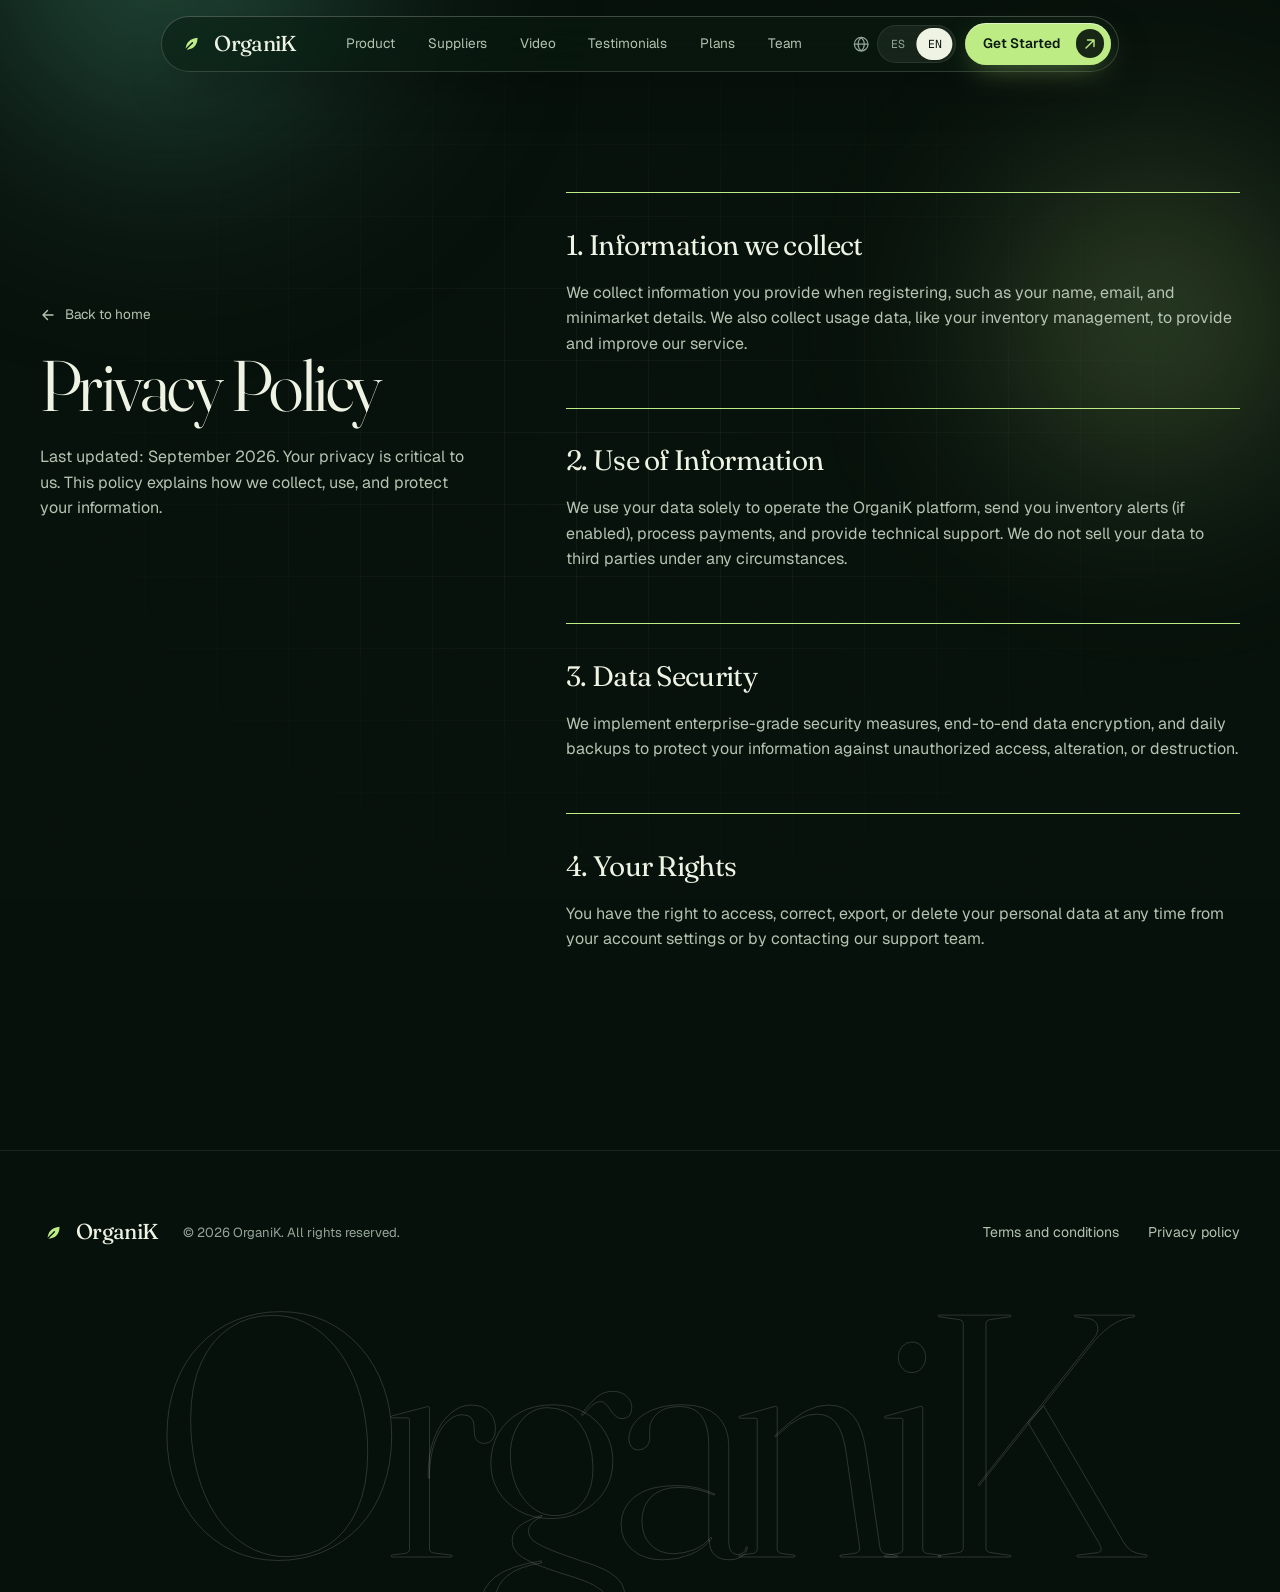
<file: privacidad.html>
<!DOCTYPE html>
<html lang="es">
<head>
    <meta charset="UTF-8">
    <meta name="viewport" content="width=device-width, initial-scale=1.0, viewport-fit=cover">
    <title>Política de privacidad · OrganiK</title>
    <meta name="description" content="Cómo OrganiK recopila, usa y protege tu información.">
    <meta name="theme-color" content="#07110b">
    <link rel="icon" type="image/svg+xml" href="public/favicon.svg">
    <link rel="preconnect" href="https://fonts.googleapis.com">
    <link rel="preconnect" href="https://fonts.gstatic.com" crossorigin>
    <link href="https://fonts.googleapis.com/css2?family=Fraunces:ital,opsz,wght@0,9..144,300..600;1,9..144,300..600&family=Geist:wght@300..700&family=Geist+Mono:wght@400;500&display=swap" rel="stylesheet">
    <link rel="stylesheet" href="styles.css">
</head>
<body data-page="legal">

    <a href="#main" class="skip" data-i18n="skip">Saltar al contenido</a>
    <div class="grain" aria-hidden="true"></div>
    <div class="progress" id="progress" aria-hidden="true"></div>

    <header class="nav-wrap" id="navbar">
        <div class="nav" id="nav">
            <a href="index.html" class="logo" aria-label="OrganiK">
                <span class="logo__mark"><svg viewBox="0 0 32 32" fill="none"><path d="M9 23c0-8 5-13 14-14 0 9-5 14-14 14z" fill="currentColor"/><path d="M9 23l8-8" stroke="var(--bg)" stroke-width="1.6" stroke-linecap="round"/></svg></span>
                <span class="logo__text">OrganiK</span>
            </a>
            <nav class="nav__links" aria-label="Principal">
                <a href="index.html#ofrecemos" data-i18n="nav_product">Producto</a>
                <a href="index.html#proveedores" data-i18n="nav_providers">Proveedores</a>
                <a href="index.html#video-producto" data-i18n="nav_video">Video</a>
                <a href="index.html#testimonios" data-i18n="nav_testimonials">Testimonios</a>
                <a href="index.html#planes" data-i18n="nav_plans">Planes</a>
                <a href="index.html#conocenos" data-i18n="nav_team">Equipo</a>
                <span class="nav__pill" aria-hidden="true"></span>
            </nav>
            <div class="nav__actions">
                <svg class="lang-ico" viewBox="0 0 20 20" fill="none" stroke="currentColor" stroke-width="1.3" stroke-linecap="round" stroke-linejoin="round" aria-hidden="true"><circle cx="10" cy="10" r="7.4"/><path d="M2.6 10h14.8M10 2.6c2.3 2.2 3.4 4.7 3.4 7.4S12.3 15.2 10 17.4C7.7 15.2 6.6 12.7 6.6 10S7.7 4.8 10 2.6z"/></svg>
                <div id="lang-toggle" class="lang" role="group" aria-label="Idioma / Language">
                    <span class="lang__thumb" aria-hidden="true"></span>
                    <button type="button" class="lang__opt" data-l="es" lang="es" title="Español" aria-pressed="true">ES</button>
                    <button type="button" class="lang__opt" data-l="en" lang="en" title="English" aria-pressed="false">EN</button>
                </div>
                <a href="https://organik-app-d6e58.web.app/register?role=administrator" data-app-path="/register?role=administrator" class="btn btn--sm magnetic">
                    <span class="btn__label" data-i18n="nav_start">Empezar</span>
                    <span class="btn__icon"><svg viewBox="0 0 16 16" fill="none" stroke="currentColor" stroke-width="1.4" stroke-linecap="round" stroke-linejoin="round"><path d="M4 12L12 4M5.5 4H12v6.5"/></svg></span>
                </a>
                <button class="burger" id="burger" type="button" aria-label="Menú" aria-expanded="false" aria-controls="menu"><span></span><span></span></button>
            </div>
        </div>
    </header>

    <div class="menu" id="menu" aria-hidden="true">
        <nav class="menu__links">
            <a href="index.html#ofrecemos"><span class="menu__n">01</span><span class="menu__t" data-i18n="nav_product">Producto</span></a>
            <a href="index.html#proveedores"><span class="menu__n">02</span><span class="menu__t" data-i18n="nav_providers">Proveedores</span></a>
            <a href="index.html#video-producto"><span class="menu__n">03</span><span class="menu__t" data-i18n="nav_video">Video</span></a>
            <a href="index.html#testimonios"><span class="menu__n">04</span><span class="menu__t" data-i18n="nav_testimonials">Testimonios</span></a>
            <a href="index.html#planes"><span class="menu__n">05</span><span class="menu__t" data-i18n="nav_plans">Planes</span></a>
            <a href="index.html#conocenos"><span class="menu__n">06</span><span class="menu__t" data-i18n="nav_team">Equipo</span></a>
            <a href="https://organik-d6e58.web.app/login" data-app-path="/login"><span class="menu__n">07</span><span class="menu__t" data-i18n="nav_login">Iniciar sesión</span></a>
        </nav>
    </div>

    <main id="main">
        <section class="legal">
            <div class="aurora" aria-hidden="true"><span class="aurora__orb aurora__orb--a"></span><span class="aurora__orb aurora__orb--b"></span><span class="aurora__grid"></span></div>
            <div class="container legal__wrap">
                <div class="legal__head">
                    <a href="index.html" class="back"><svg viewBox="0 0 16 16" fill="none" stroke="currentColor" stroke-width="1.4" stroke-linecap="round" stroke-linejoin="round"><path d="M13 8H3M7.5 3.5L3 8l4.5 4.5"/></svg><span data-i18n="back_home">Volver al inicio</span></a>
                    <h1 class="display" style="font-size:clamp(2.6rem,5.6vw,5rem)" data-split data-i18n="priv_title">Política de Privacidad</h1>
                    <p data-i18n="priv_intro"></p>
                </div>
                <div class="legal__body">
                    <section class="legal__block">
                        <h2 data-i18n="priv_h1"></h2>
                        <p data-i18n="priv_p1"></p>
                    </section>
                    <section class="legal__block">
                        <h2 data-i18n="priv_h2"></h2>
                        <p data-i18n="priv_p2"></p>
                    </section>
                    <section class="legal__block">
                        <h2 data-i18n="priv_h3"></h2>
                        <p data-i18n="priv_p3"></p>
                    </section>
                    <section class="legal__block">
                        <h2 data-i18n="priv_h4"></h2>
                        <p data-i18n="priv_p4"></p>
                    </section>
                </div>
            </div>
        </section>
    </main>

    <footer class="footer">
        <div class="container footer__top">
            <div class="footer__left">
                <a href="index.html" class="logo">
                    <span class="logo__mark"><svg viewBox="0 0 32 32" fill="none"><path d="M9 23c0-8 5-13 14-14 0 9-5 14-14 14z" fill="currentColor"/><path d="M9 23l8-8" stroke="var(--bg)" stroke-width="1.6" stroke-linecap="round"/></svg></span>
                    <span class="logo__text">OrganiK</span>
                </a>
                <span class="copyright" data-i18n="footer_copyright">© 2026 OrganiK. Todos los derechos reservados.</span>
            </div>
            <div class="footer__links">
                <a href="terminos.html" data-i18n="footer_terms">Términos y condiciones</a>
                <a href="privacidad.html" data-i18n="footer_privacy">Política de privacidad</a>
            </div>
        </div>
        <div class="footer__word" aria-hidden="true"><span>O</span><span>r</span><span>g</span><span>a</span><span>n</span><span>i</span><span>K</span></div>
    </footer>

    <script src="public/i18n/translations.js"></script>
    <script src="main.js"></script>
</body>
</html>
</file>
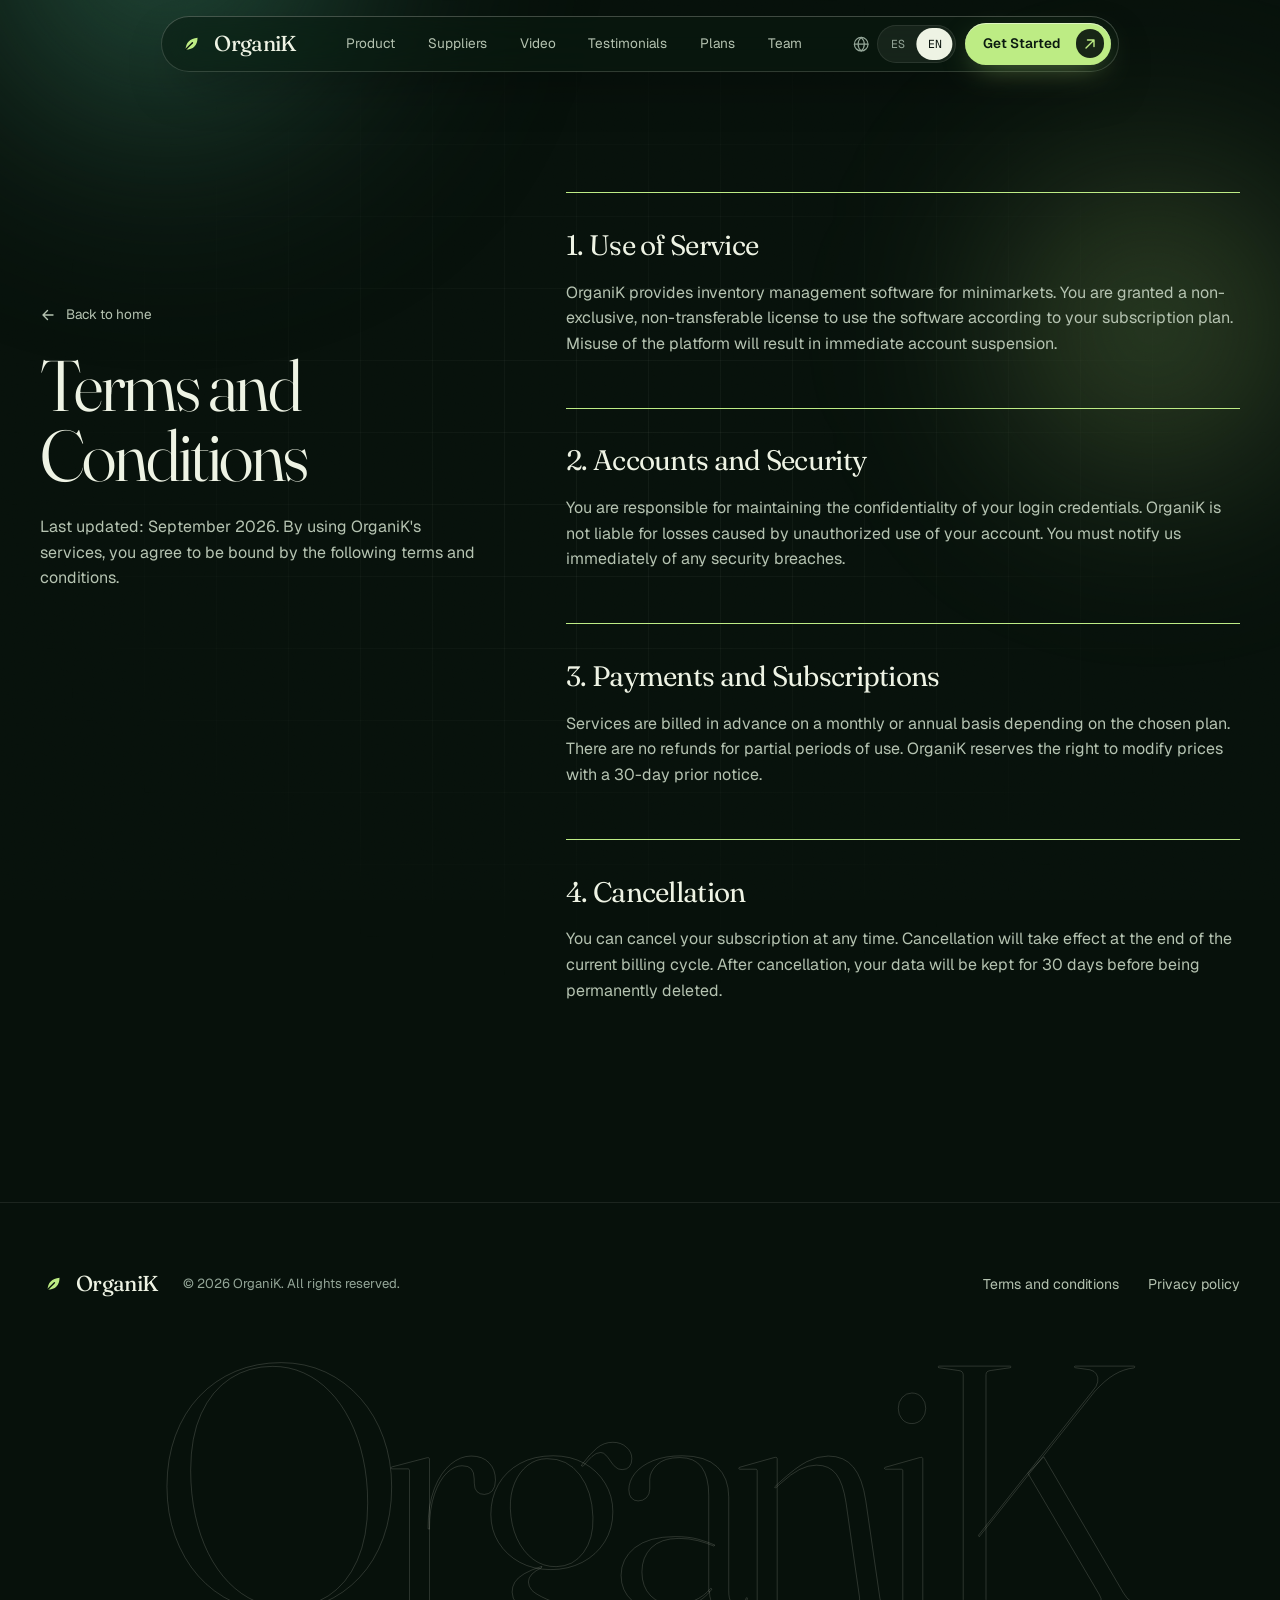
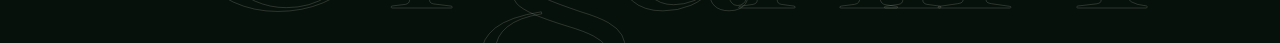
<file: terminos.html>
<!DOCTYPE html>
<html lang="es">
<head>
    <meta charset="UTF-8">
    <meta name="viewport" content="width=device-width, initial-scale=1.0, viewport-fit=cover">
    <title>Términos y condiciones · OrganiK</title>
    <meta name="description" content="Términos y condiciones de uso del servicio OrganiK.">
    <meta name="theme-color" content="#07110b">
    <link rel="icon" type="image/svg+xml" href="public/favicon.svg">
    <link rel="preconnect" href="https://fonts.googleapis.com">
    <link rel="preconnect" href="https://fonts.gstatic.com" crossorigin>
    <link href="https://fonts.googleapis.com/css2?family=Fraunces:ital,opsz,wght@0,9..144,300..600;1,9..144,300..600&family=Geist:wght@300..700&family=Geist+Mono:wght@400;500&display=swap" rel="stylesheet">
    <link rel="stylesheet" href="styles.css">
</head>
<body data-page="legal">

    <a href="#main" class="skip" data-i18n="skip">Saltar al contenido</a>
    <div class="grain" aria-hidden="true"></div>
    <div class="progress" id="progress" aria-hidden="true"></div>

    <header class="nav-wrap" id="navbar">
        <div class="nav" id="nav">
            <a href="index.html" class="logo" aria-label="OrganiK">
                <span class="logo__mark"><svg viewBox="0 0 32 32" fill="none"><path d="M9 23c0-8 5-13 14-14 0 9-5 14-14 14z" fill="currentColor"/><path d="M9 23l8-8" stroke="var(--bg)" stroke-width="1.6" stroke-linecap="round"/></svg></span>
                <span class="logo__text">OrganiK</span>
            </a>
            <nav class="nav__links" aria-label="Principal">
                <a href="index.html#ofrecemos" data-i18n="nav_product">Producto</a>
                <a href="index.html#proveedores" data-i18n="nav_providers">Proveedores</a>
                <a href="index.html#video-producto" data-i18n="nav_video">Video</a>
                <a href="index.html#testimonios" data-i18n="nav_testimonials">Testimonios</a>
                <a href="index.html#planes" data-i18n="nav_plans">Planes</a>
                <a href="index.html#conocenos" data-i18n="nav_team">Equipo</a>
                <span class="nav__pill" aria-hidden="true"></span>
            </nav>
            <div class="nav__actions">
                <svg class="lang-ico" viewBox="0 0 20 20" fill="none" stroke="currentColor" stroke-width="1.3" stroke-linecap="round" stroke-linejoin="round" aria-hidden="true"><circle cx="10" cy="10" r="7.4"/><path d="M2.6 10h14.8M10 2.6c2.3 2.2 3.4 4.7 3.4 7.4S12.3 15.2 10 17.4C7.7 15.2 6.6 12.7 6.6 10S7.7 4.8 10 2.6z"/></svg>
                <div id="lang-toggle" class="lang" role="group" aria-label="Idioma / Language">
                    <span class="lang__thumb" aria-hidden="true"></span>
                    <button type="button" class="lang__opt" data-l="es" lang="es" title="Español" aria-pressed="true">ES</button>
                    <button type="button" class="lang__opt" data-l="en" lang="en" title="English" aria-pressed="false">EN</button>
                </div>
                <a href="https://organik-app-d6e58.web.app/register?role=administrator" data-app-path="/register?role=administrator" class="btn btn--sm magnetic">
                    <span class="btn__label" data-i18n="nav_start">Empezar</span>
                    <span class="btn__icon"><svg viewBox="0 0 16 16" fill="none" stroke="currentColor" stroke-width="1.4" stroke-linecap="round" stroke-linejoin="round"><path d="M4 12L12 4M5.5 4H12v6.5"/></svg></span>
                </a>
                <button class="burger" id="burger" type="button" aria-label="Menú" aria-expanded="false" aria-controls="menu"><span></span><span></span></button>
            </div>
        </div>
    </header>

    <div class="menu" id="menu" aria-hidden="true">
        <nav class="menu__links">
            <a href="index.html#ofrecemos"><span class="menu__n">01</span><span class="menu__t" data-i18n="nav_product">Producto</span></a>
            <a href="index.html#proveedores"><span class="menu__n">02</span><span class="menu__t" data-i18n="nav_providers">Proveedores</span></a>
            <a href="index.html#video-producto"><span class="menu__n">03</span><span class="menu__t" data-i18n="nav_video">Video</span></a>
            <a href="index.html#testimonios"><span class="menu__n">04</span><span class="menu__t" data-i18n="nav_testimonials">Testimonios</span></a>
            <a href="index.html#planes"><span class="menu__n">05</span><span class="menu__t" data-i18n="nav_plans">Planes</span></a>
            <a href="index.html#conocenos"><span class="menu__n">06</span><span class="menu__t" data-i18n="nav_team">Equipo</span></a>
            <a href="https://organik-d6e58.web.app/login" data-app-path="/login"><span class="menu__n">07</span><span class="menu__t" data-i18n="nav_login">Iniciar sesión</span></a>
        </nav>
    </div>

    <main id="main">
        <section class="legal">
            <div class="aurora" aria-hidden="true"><span class="aurora__orb aurora__orb--a"></span><span class="aurora__orb aurora__orb--b"></span><span class="aurora__grid"></span></div>
            <div class="container legal__wrap">
                <div class="legal__head">
                    <a href="index.html" class="back"><svg viewBox="0 0 16 16" fill="none" stroke="currentColor" stroke-width="1.4" stroke-linecap="round" stroke-linejoin="round"><path d="M13 8H3M7.5 3.5L3 8l4.5 4.5"/></svg><span data-i18n="back_home">Volver al inicio</span></a>
                    <h1 class="display" style="font-size:clamp(2.6rem,5.6vw,5rem)" data-split data-i18n="terms_title">Términos y Condiciones</h1>
                    <p data-i18n="terms_intro"></p>
                </div>
                <div class="legal__body">
                    <section class="legal__block">
                        <h2 data-i18n="terms_h1"></h2>
                        <p data-i18n="terms_p1"></p>
                    </section>
                    <section class="legal__block">
                        <h2 data-i18n="terms_h2"></h2>
                        <p data-i18n="terms_p2"></p>
                    </section>
                    <section class="legal__block">
                        <h2 data-i18n="terms_h3"></h2>
                        <p data-i18n="terms_p3"></p>
                    </section>
                    <section class="legal__block">
                        <h2 data-i18n="terms_h4"></h2>
                        <p data-i18n="terms_p4"></p>
                    </section>
                </div>
            </div>
        </section>
    </main>

    <footer class="footer">
        <div class="container footer__top">
            <div class="footer__left">
                <a href="index.html" class="logo">
                    <span class="logo__mark"><svg viewBox="0 0 32 32" fill="none"><path d="M9 23c0-8 5-13 14-14 0 9-5 14-14 14z" fill="currentColor"/><path d="M9 23l8-8" stroke="var(--bg)" stroke-width="1.6" stroke-linecap="round"/></svg></span>
                    <span class="logo__text">OrganiK</span>
                </a>
                <span class="copyright" data-i18n="footer_copyright">© 2026 OrganiK. Todos los derechos reservados.</span>
            </div>
            <div class="footer__links">
                <a href="terminos.html" data-i18n="footer_terms">Términos y condiciones</a>
                <a href="privacidad.html" data-i18n="footer_privacy">Política de privacidad</a>
            </div>
        </div>
        <div class="footer__word" aria-hidden="true"><span>O</span><span>r</span><span>g</span><span>a</span><span>n</span><span>i</span><span>K</span></div>
    </footer>

    <script src="public/i18n/translations.js"></script>
    <script src="main.js"></script>
</body>
</html>
</file>
<file: styles.css>
/* ==========================================================================
   Organik · sistema de diseño
   Bosque profundo + lima. Serif editorial (Fraunces) + grotesk (Geist).
   ========================================================================== */

:root {
    --bg: #07110b;
    --bg-2: #0b1a12;
    --surface: #0f2218;
    --surface-2: #14291e;
    --ink: #eef3e4;
    --ink-2: #b4c2b0;
    --ink-3: #94a698;
    --lime: #bdec84;
    --lime-2: #9fd45f;
    --forest: #1b3d2f;
    --moss: #2b5d49;
    --amber: #f0c36a;
    --coral: #f08a6a;
    --line: rgba(238, 243, 228, .09);
    --line-2: rgba(238, 243, 228, .17);

    --serif: 'Fraunces', 'Iowan Old Style', Georgia, serif;
    --sans: 'Geist', ui-sans-serif, system-ui, -apple-system, 'Segoe UI', sans-serif;
    --mono: 'Geist Mono', ui-monospace, 'Cascadia Mono', monospace;

    --ease: cubic-bezier(.32, .72, 0, 1);
    --ease-out: cubic-bezier(.16, 1, .3, 1);

    --r-xl: 2rem;
    --r-in: calc(2rem - 6px);

    --z-grain: 20;
    --z-menu: 40;
    --z-nav: 50;
    --z-progress: 60;
    --z-cursor: 90;
    --z-preloader: 100;

    --pad: clamp(1.25rem, 4vw, 2.5rem);
    --section: clamp(6rem, 13vw, 11rem);
}

*, *::before, *::after { box-sizing: border-box; margin: 0; padding: 0; }
html { -webkit-text-size-adjust: 100%; scroll-padding-top: 7rem; }
/* Al ir a una sección (anclas nativas) el contenido, no su padding, queda a 7rem del borde superior */
main > section[id], #conocenos { scroll-margin-top: calc(var(--section) * -1); }

body {
    background: var(--bg);
    color: var(--ink);
    font-family: var(--sans);
    font-size: 1rem;
    line-height: 1.6;
    -webkit-font-smoothing: antialiased;
    overflow-x: hidden;
    min-height: 100dvh;
}
body.is-loading { overflow: hidden; }

a { color: inherit; text-decoration: none; }
button { font: inherit; color: inherit; background: none; border: 0; cursor: pointer; }
ul { list-style: none; }
svg { display: block; }
::selection { background: var(--lime); color: var(--bg); }
:focus-visible { outline: 2px solid var(--lime); outline-offset: 3px; border-radius: 6px; }

.container { width: min(1240px, 100% - var(--pad) * 2); margin-inline: auto; }
.section { padding-block: var(--section); position: relative; }

.skip {
    position: fixed; top: .75rem; left: .75rem; z-index: var(--z-preloader);
    padding: .6rem 1rem; border-radius: 999px; background: var(--lime); color: var(--bg);
    font-weight: 600; transform: translateY(-200%); transition: transform .4s var(--ease);
}
.skip:focus { transform: none; }

/* ---------- Tipografía ---------- */
.display, .h2 {
    font-family: var(--serif);
    font-weight: 340;
    letter-spacing: -.035em;
    color: var(--ink);
    text-wrap: balance;
    font-variation-settings: 'opsz' 144;
}
.display { font-size: clamp(2.9rem, 7.1vw, 6.6rem); line-height: .98; }
.h2 { font-size: clamp(2.2rem, 4.9vw, 4.4rem); line-height: 1.02; }
.display em, .h2 em { font-style: italic; color: var(--lime); font-weight: 300; padding-right: .06em; }
.lead { color: var(--ink-2); font-size: clamp(1.02rem, 1.25vw, 1.2rem); max-width: 56ch; text-wrap: pretty; line-height: 1.65; }

.eyebrow {
    display: inline-flex; align-items: center; gap: .6rem;
    padding: .42rem .95rem .42rem .8rem; border-radius: 999px;
    background: rgba(238, 243, 228, .045); box-shadow: inset 0 0 0 1px var(--line-2);
    font-family: var(--mono); font-size: .72rem; letter-spacing: .14em; text-transform: uppercase; color: var(--ink-2);
}
.eyebrow__dot { width: 6px; height: 6px; border-radius: 50%; background: var(--lime); box-shadow: 0 0 12px var(--lime); }

/* split text */
.w { display: inline-block; overflow: hidden; vertical-align: top; padding-bottom: .14em; margin-bottom: -.14em; padding-right: .04em; margin-right: -.04em; }
.wi { display: inline-block; will-change: transform; }
.sw { opacity: .16; transition: none; }

/* ---------- Grano + progreso ---------- */
.grain {
    position: fixed; inset: 0; z-index: var(--z-grain); pointer-events: none; opacity: .07; mix-blend-mode: overlay;
    background-image: url("data:image/svg+xml,%3Csvg xmlns='http://www.w3.org/2000/svg' width='180' height='180'%3E%3Cfilter id='n'%3E%3CfeTurbulence type='fractalNoise' baseFrequency='.9' numOctaves='2' stitchTiles='stitch'/%3E%3C/filter%3E%3Crect width='100%25' height='100%25' filter='url(%23n)'/%3E%3C/svg%3E");
    animation: grain 1.2s steps(6) infinite;
}
@keyframes grain { 0%{transform:translate(0,0)} 20%{transform:translate(-3%,2%)} 40%{transform:translate(2%,-3%)} 60%{transform:translate(-2%,-1%)} 80%{transform:translate(3%,3%)} 100%{transform:translate(0,0)} }
.progress { position: fixed; top: 0; left: 0; right: 0; height: 2px; z-index: var(--z-progress); background: linear-gradient(90deg, var(--moss), var(--lime)); transform-origin: 0 50%; transform: scaleX(0); box-shadow: 0 0 14px rgba(189, 236, 132, .6); }

/* ---------- Preloader ---------- */
.preloader { position: fixed; inset: 0; z-index: var(--z-preloader); display: grid; place-items: center; background: var(--bg); color: var(--lime); }
.preloader__curtain { position: absolute; inset: auto 0 0 0; height: 0; background: var(--bg); }
.preloader__inner { display: grid; justify-items: center; gap: 1.4rem; }
.preloader__mark { width: 72px; height: 72px; overflow: visible; }
.preloader__mark path { stroke-dasharray: 200; stroke-dashoffset: 200; animation: draw 1.6s var(--ease-out) forwards; }
.preloader__mark .vein { animation-delay: .35s; }
@keyframes draw { to { stroke-dashoffset: 0; } }
.preloader__count { font-family: var(--mono); font-size: .8rem; letter-spacing: .3em; color: var(--ink-3); font-variant-numeric: tabular-nums; }
.no-motion .preloader { display: none; }
@keyframes failsafe { to { opacity: 0; visibility: hidden; } }
.preloader { animation: failsafe .01s 12s forwards; }

/* ---------- Botones ---------- */
.btn {
    --h: 3.2rem;
    display: inline-flex; align-items: center; justify-content: space-between; gap: 1rem;
    height: var(--h); padding: .4rem .4rem .4rem 1.5rem; border-radius: 999px;
    background: var(--lime); color: #0b1a10; font-weight: 600; font-size: .95rem; letter-spacing: -.005em;
    box-shadow: 0 10px 30px -10px rgba(189, 236, 132, .5), inset 0 1px 0 rgba(255, 255, 255, .5);
    transition: transform .6s var(--ease), scale .3s var(--ease), box-shadow .6s var(--ease), background-color .4s var(--ease);
    position: relative; overflow: hidden; isolation: isolate; will-change: transform;
}
.btn::before { content: ''; position: absolute; inset: 0; z-index: -1; background: radial-gradient(120% 120% at var(--bx, 50%) 120%, rgba(255, 255, 255, .55), transparent 55%); opacity: 0; transition: opacity .5s var(--ease); }
.btn:hover::before { opacity: 1; }
.btn:hover { box-shadow: 0 18px 44px -12px rgba(189, 236, 132, .65), inset 0 1px 0 rgba(255, 255, 255, .6); }
.btn:active { scale: .97; }
.btn__icon { width: calc(var(--h) - .8rem); height: calc(var(--h) - .8rem); border-radius: 50%; background: rgba(7, 17, 11, .9); color: var(--lime); display: grid; place-items: center; flex: none; transition: transform .6s var(--ease); overflow: hidden; }
.btn__icon svg { width: 16px; height: 16px; transition: transform .6s var(--ease); }
.btn:hover .btn__icon { transform: scale(1.06); }
.btn:hover .btn__icon svg { transform: translate(2px, -2px); }
.btn--sm { --h: 2.6rem; padding-left: 1.15rem; font-size: .85rem; }
.btn--lg { --h: 3.7rem; padding-left: 1.9rem; font-size: 1rem; }
.btn--block { width: 100%; }
.btn--quiet { background: rgba(238, 243, 228, .07); color: var(--ink); box-shadow: inset 0 0 0 1px var(--line-2); }
.btn--quiet .btn__icon { background: var(--ink); color: var(--bg); }
.btn--quiet:hover { background: rgba(238, 243, 228, .12); box-shadow: inset 0 0 0 1px rgba(238, 243, 228, .3); }

.btn-ghost { display: inline-flex; align-items: center; gap: .85rem; font-weight: 500; font-size: .95rem; color: var(--ink); padding: .4rem .6rem .4rem .4rem; border-radius: 999px; transition: color .4s var(--ease); }
.btn-ghost__play { width: 3.2rem; height: 3.2rem; border-radius: 50%; display: grid; place-items: center; box-shadow: inset 0 0 0 1px var(--line-2); background: rgba(238, 243, 228, .05); transition: background .5s var(--ease), color .5s var(--ease), transform .6s var(--ease); }
.btn-ghost__play svg { width: 14px; height: 14px; margin-left: 2px; }
.btn-ghost:hover .btn-ghost__play { background: var(--lime); color: var(--bg); transform: scale(1.08); }

/* ---------- Navegación ---------- */
.nav-wrap { position: fixed; inset: 1rem 0 auto; z-index: var(--z-nav); display: flex; justify-content: center; pointer-events: none; padding-inline: var(--pad); }
.nav {
    pointer-events: auto; display: flex; align-items: center; gap: clamp(1rem, 3vw, 2.2rem);
    padding: .45rem .5rem .45rem 1.1rem; border-radius: 999px;
    background: rgba(11, 26, 18, .55); -webkit-backdrop-filter: blur(22px) saturate(1.4); backdrop-filter: blur(22px) saturate(1.4);
    box-shadow: inset 0 0 0 1px var(--line-2), inset 0 1px 0 rgba(255, 255, 255, .08), 0 20px 50px -20px rgba(0, 0, 0, .7);
    transition: transform .8s var(--ease), background .6s var(--ease);
    max-width: 100%;
}
.nav-wrap.is-hidden .nav { transform: translateY(-160%); }
.nav-wrap.is-solid .nav { background: rgba(7, 17, 11, .78); }

.logo { display: inline-flex; align-items: center; gap: .55rem; font-family: var(--serif); font-size: 1.35rem; font-weight: 420; letter-spacing: -.03em; color: var(--ink); }
.logo__mark { width: 1.7rem; height: 1.7rem; color: var(--lime); transition: transform .8s var(--ease); display: block; }
.logo:hover .logo__mark { transform: rotate(-18deg) scale(1.1); }

.nav__links { position: relative; display: flex; gap: .15rem; }
.nav__links a { position: relative; z-index: 1; padding: .5rem .95rem; border-radius: 999px; font-size: .85rem; color: var(--ink-2); transition: color .4s var(--ease); white-space: nowrap; }
.nav__links a:hover, .nav__links a.is-active { color: var(--ink); }
.nav__pill { position: absolute; z-index: 0; top: 0; left: 0; height: 100%; width: 100px; transform-origin: 0 50%; border-radius: 999px; background: rgba(238, 243, 228, .09); box-shadow: inset 0 0 0 1px var(--line); opacity: 0; transition: transform .6s var(--ease), opacity .4s; }
.nav__actions { display: flex; align-items: center; gap: .6rem; }

.lang { position: relative; display: inline-grid; grid-template-columns: 1fr 1fr; padding: 3px; border-radius: 999px; background: rgba(238, 243, 228, .06); box-shadow: inset 0 0 0 1px var(--line); font-family: var(--mono); font-size: .72rem; letter-spacing: .12em; cursor: pointer; }
.lang__opt { position: relative; z-index: 1; padding: .42rem .7rem; color: var(--ink-3); transition: color .5s var(--ease); text-align: center; cursor: pointer; border-radius: 999px; }
.lang__opt:hover { color: var(--ink); }
.lang-ico { width: 1.15rem; height: 1.15rem; color: var(--ink-3); flex: none; margin-right: -.2rem; }
.lang__thumb { position: absolute; z-index: 0; top: 3px; bottom: 3px; left: 3px; width: calc(50% - 3px); border-radius: 999px; background: var(--ink); transition: transform .6s var(--ease); }
.lang[data-lang='es'] [data-l='es'], .lang[data-lang='en'] [data-l='en'], .lang[data-lang='es'] [data-l='es']:hover, .lang[data-lang='en'] [data-l='en']:hover { color: var(--bg); }
.lang[data-lang='en'] .lang__thumb { transform: translateX(100%); }

.burger { display: none; width: 2.6rem; height: 2.6rem; border-radius: 50%; background: rgba(238, 243, 228, .07); box-shadow: inset 0 0 0 1px var(--line-2); position: relative; }
.burger span { position: absolute; left: 50%; top: 50%; width: 16px; height: 1.5px; margin-left: -8px; background: var(--ink); border-radius: 2px; transition: transform .7s var(--ease); }
.burger span:first-child { transform: translateY(-3.5px); }
.burger span:last-child { transform: translateY(3.5px); }
.burger[aria-expanded='true'] span:first-child { transform: rotate(45deg); }
.burger[aria-expanded='true'] span:last-child { transform: rotate(-45deg); }

.menu { position: fixed; inset: 0; z-index: var(--z-menu); display: grid; align-content: center; padding: 6rem var(--pad) 3rem; background: rgba(7, 17, 11, .86); -webkit-backdrop-filter: blur(40px); backdrop-filter: blur(40px); visibility: hidden; clip-path: circle(0% at calc(100% - 2.6rem) 2.6rem); transition: clip-path .9s var(--ease), visibility 0s .9s; }
.menu.is-open { visibility: visible; clip-path: circle(150% at calc(100% - 2.6rem) 2.6rem); transition: clip-path .9s var(--ease), visibility 0s; }
.menu__links { display: grid; gap: .4rem; }
.menu__links a { display: flex; align-items: baseline; gap: 1rem; overflow: hidden; padding-block: .3rem; }
.menu__n { font-family: var(--mono); font-size: .75rem; color: var(--lime); }
.menu__t { font-family: var(--serif); font-size: clamp(2.1rem, 9vw, 3.4rem); letter-spacing: -.03em; line-height: 1.08; transform: translateY(110%); opacity: 0; transition: transform .9s var(--ease), opacity .6s var(--ease); }
.menu.is-open .menu__t { transform: none; opacity: 1; }
.menu.is-open a:nth-child(1) .menu__t { transition-delay: .18s; }
.menu.is-open a:nth-child(2) .menu__t { transition-delay: .25s; }
.menu.is-open a:nth-child(3) .menu__t { transition-delay: .32s; }
.menu.is-open a:nth-child(4) .menu__t { transition-delay: .39s; }
.menu.is-open a:nth-child(5) .menu__t { transition-delay: .46s; }
.menu.is-open a:nth-child(6) .menu__t { transition-delay: .53s; }
.menu.is-open a:nth-child(7) .menu__t { transition-delay: .6s; }

/* ---------- Doble bisel ---------- */
.bezel { padding: 6px; border-radius: var(--r-xl); background: rgba(238, 243, 228, .035); box-shadow: inset 0 0 0 1px var(--line); position: relative; transform-style: preserve-3d; }
.bezel__core { border-radius: var(--r-in); background: linear-gradient(180deg, var(--surface-2), var(--surface)); box-shadow: inset 0 1px 0 rgba(255, 255, 255, .09), 0 30px 60px -30px rgba(0, 0, 0, .8); position: relative; overflow: hidden; height: 100%; }
.bezel--lime { background: rgba(189, 236, 132, .1); box-shadow: inset 0 0 0 1px rgba(189, 236, 132, .22); }
.bezel--lime .bezel__core { background: linear-gradient(160deg, #cdf59a, var(--lime) 55%, #a9dd6e); color: #0b1a10; box-shadow: inset 0 1px 0 rgba(255, 255, 255, .6), 0 40px 80px -30px rgba(189, 236, 132, .35); }

/* spotlight que sigue al cursor */
.spot .bezel__core::after, .tilt .bezel__core::after { content: ''; position: absolute; inset: 0; pointer-events: none; border-radius: inherit; background: radial-gradient(420px circle at var(--mx, 50%) var(--my, 0%), rgba(189, 236, 132, .13), transparent 60%); opacity: 0; transition: opacity .6s var(--ease); }
.spot:hover .bezel__core::after, .tilt:hover .bezel__core::after { opacity: 1; }
.bezel--lime .bezel__core::after { background: radial-gradient(420px circle at var(--mx, 50%) var(--my, 0%), rgba(255, 255, 255, .45), transparent 60%) !important; }
.spot::before, .tilt::before { content: ''; position: absolute; inset: 0; border-radius: inherit; pointer-events: none; padding: 1px; background: radial-gradient(300px circle at var(--mx, 50%) var(--my, 0%), rgba(189, 236, 132, .85), transparent 55%); -webkit-mask: linear-gradient(#000 0 0) content-box, linear-gradient(#000 0 0); -webkit-mask-composite: xor; mask-composite: exclude; opacity: 0; transition: opacity .5s var(--ease); }
.spot:hover::before, .tilt:hover::before { opacity: 1; }

/* ---------- Hero ---------- */
.hero { position: relative; min-height: 100dvh; padding: clamp(8rem, 14vh, 10rem) 0 clamp(5rem, 9vh, 7rem); display: grid; align-items: center; overflow: hidden; }
.aurora { position: absolute; inset: 0; pointer-events: none; }
.aurora__orb { position: absolute; border-radius: 50%; filter: blur(90px); will-change: transform; }
.aurora__orb--a { width: 46vw; height: 46vw; max-width: 720px; max-height: 720px; top: -14%; left: -10%; background: radial-gradient(circle, rgba(43, 93, 73, .95), transparent 68%); animation: drift 18s var(--ease) infinite alternate; }
.aurora__orb--b { width: 36vw; height: 36vw; max-width: 560px; max-height: 560px; right: -8%; top: 8%; background: radial-gradient(circle, rgba(189, 236, 132, .32), transparent 65%); animation: drift 22s var(--ease) infinite alternate-reverse; }
.aurora__orb--c { width: 30vw; height: 30vw; max-width: 460px; max-height: 460px; left: 34%; bottom: -18%; background: radial-gradient(circle, rgba(27, 61, 47, 1), transparent 65%); animation: drift 26s var(--ease) infinite alternate; }
@keyframes drift { 0% { translate: 0 0; scale: 1; } 100% { translate: 6% 8%; scale: 1.15; } }
.aurora__grid { position: absolute; inset: 0; background-image: linear-gradient(var(--line) 1px, transparent 1px), linear-gradient(90deg, var(--line) 1px, transparent 1px); background-size: 72px 72px; -webkit-mask-image: radial-gradient(70% 60% at 50% 40%, #000, transparent 75%); mask-image: radial-gradient(70% 60% at 50% 40%, #000, transparent 75%); opacity: .6; }

.hero__grid { position: relative; display: grid; grid-template-columns: minmax(0, 1.15fr) minmax(0, .85fr); gap: clamp(2rem, 5vw, 5rem); align-items: center; }
.hero__copy { display: grid; gap: clamp(1.4rem, 2.6vw, 2rem); justify-items: start; }
.hero__cta { display: flex; flex-wrap: wrap; align-items: center; gap: 1rem 1.6rem; }

.stats { display: flex; flex-wrap: wrap; gap: 1.2rem clamp(1.6rem, 3.5vw, 3rem); margin-top: .6rem; padding-top: 1.6rem; border-top: 1px solid var(--line); width: 100%; max-width: 36rem; }
.stat dd { font-family: var(--serif); font-size: clamp(1.8rem, 3vw, 2.5rem); font-weight: 340; letter-spacing: -.03em; line-height: 1; font-variant-numeric: tabular-nums; order: 1; color: var(--ink); }
.stat dt { font-size: .78rem; color: var(--ink-3); margin-top: .45rem; order: 2; }
.stat { display: flex; flex-direction: column; }

.scroll-hint { position: absolute; left: 0; right: 0; margin-inline: auto; width: max-content; bottom: 1.6rem; display: grid; justify-items: center; gap: .6rem; font-family: var(--mono); font-size: .7rem; letter-spacing: .2em; text-transform: uppercase; color: var(--ink-3); }
.scroll-hint__line { width: 1px; height: 44px; background: linear-gradient(var(--line-2), transparent); position: relative; overflow: hidden; }
.scroll-hint__line::after { content: ''; position: absolute; left: 0; top: 0; width: 1px; height: 16px; background: var(--lime); animation: scrolldown 2s var(--ease) infinite; }
@keyframes scrolldown { 0% { transform: translateY(-16px); } 100% { transform: translateY(44px); } }

/* mockup */
.hero__visual { position: relative; perspective: 1400px; padding: 1.5rem 0; }
.dash { padding: clamp(1.3rem, 2.2vw, 1.8rem); display: grid; gap: 1.3rem; }
.dash__top { display: flex; justify-content: space-between; align-items: flex-start; gap: 1rem; }
.dash__label { font-size: .8rem; color: var(--ink-3); }
.dash__num { font-family: var(--serif); font-weight: 320; font-size: clamp(3.4rem, 6vw, 5rem); line-height: 1; letter-spacing: -.04em; color: var(--ink); font-variant-numeric: tabular-nums; margin-top: .2rem; }
.live { display: inline-flex; align-items: center; gap: .5rem; padding: .35rem .7rem; border-radius: 999px; font-family: var(--mono); font-size: .7rem; letter-spacing: .12em; text-transform: uppercase; color: var(--lime); background: rgba(189, 236, 132, .09); box-shadow: inset 0 0 0 1px rgba(189, 236, 132, .22); }
.live i { width: 6px; height: 6px; border-radius: 50%; background: var(--lime); position: relative; }
.live i::after { content: ''; position: absolute; inset: 0; border-radius: 50%; background: var(--lime); animation: ping 1.8s var(--ease-out) infinite; }
@keyframes ping { to { transform: scale(3.2); opacity: 0; } }
.dash__chart { display: flex; align-items: flex-end; gap: 6px; height: 7.5rem; padding-top: .5rem; }
.dash__chart i { flex: 1; height: 100%; border-radius: 6px 6px 3px 3px; background: linear-gradient(180deg, var(--lime), var(--moss)); transform-origin: 50% 100%; transform: scaleY(var(--s, .1)); transition: transform 1.1s var(--ease); opacity: .9; }
.dash__chart i:nth-child(3n) { background: linear-gradient(180deg, #d9f7b0, var(--lime-2)); }
.dash__chart i:nth-child(4n+1) { background: linear-gradient(180deg, var(--moss), var(--forest)); }
.dash__cards { display: grid; grid-template-columns: 1fr 1fr; gap: .7rem; }
.m-card { position: relative; padding: 1rem 1.1rem; border-radius: 1.1rem; background: rgba(238, 243, 228, .045); box-shadow: inset 0 0 0 1px var(--line); display: grid; gap: .1rem; }
.m-card span { font-size: .78rem; color: var(--ink-3); }
.m-card b { font-family: var(--serif); font-size: 2rem; font-weight: 360; letter-spacing: -.03em; line-height: 1.1; font-variant-numeric: tabular-nums; }
.m-card__ring { position: absolute; right: .9rem; top: 50%; width: 2.6rem; height: 2.6rem; translate: 0 -50%; rotate: -90deg; fill: none; stroke-width: 2.4; }
.m-card__ring circle { stroke: var(--line-2); }
.m-card__ring .m-card__arc { stroke: var(--amber); stroke-linecap: round; stroke-dasharray: 100; stroke-dashoffset: 100; transition: stroke-dashoffset 1.6s var(--ease) .6s; }
.m-card--out .m-card__arc { stroke: var(--coral); }
.is-in .m-card__arc { stroke-dashoffset: 62; }
.is-in .m-card--out .m-card__arc { stroke-dashoffset: 88; }

.toast { position: absolute; z-index: 3; display: inline-flex; align-items: center; gap: .65rem; padding: .55rem 1rem .55rem .6rem; border-radius: 999px; font-size: .78rem; color: var(--ink); background: rgba(15, 34, 24, .78); -webkit-backdrop-filter: blur(16px); backdrop-filter: blur(16px); box-shadow: inset 0 0 0 1px var(--line-2), 0 20px 40px -18px rgba(0, 0, 0, .8); white-space: nowrap; animation: floaty 7s ease-in-out infinite; }
.toast__ico { width: 1.7rem; height: 1.7rem; border-radius: 50%; display: grid; place-items: center; background: rgba(189, 236, 132, .14); color: var(--lime); }
.toast__ico svg { width: 15px; height: 15px; }
.toast__ico--warn { background: rgba(240, 195, 106, .15); color: var(--amber); }
.toast__ico--low { background: rgba(240, 138, 106, .15); color: var(--coral); }
.toast--1 { top: -.4rem; left: -3.2rem; }
.toast--2 { top: 42%; right: -2.2rem; animation-delay: -2.4s; }
.toast--3 { bottom: -.2rem; left: 1.5rem; animation-delay: -4.6s; }
@keyframes floaty { 0%, 100% { translate: 0 0; } 50% { translate: 0 -10px; } }

/* ---------- Marquee ---------- */
.marquee { overflow: hidden; padding-block: 2.2rem; border-block: 1px solid var(--line); background: linear-gradient(180deg, transparent, rgba(189, 236, 132, .025), transparent); }
.marquee__row { display: flex; width: max-content; will-change: transform; }
.marquee__track { display: flex; align-items: center; gap: 2.6rem; padding-right: 2.6rem; font-family: var(--serif); font-size: clamp(2.4rem, 6vw, 5rem); font-weight: 300; letter-spacing: -.035em; line-height: 1; white-space: nowrap; color: transparent; -webkit-text-stroke: 1px rgba(238, 243, 228, .38); }
.marquee__track span { transition: color .4s var(--ease), -webkit-text-stroke-color .4s; }
.marquee__track span:nth-of-type(3n+1) { color: var(--ink); -webkit-text-stroke: 0; font-style: italic; }
.marquee__track i { width: .9rem; height: .9rem; flex: none; border-radius: 50% 0 50% 0; background: var(--lime); rotate: -20deg; }

/* ---------- Funciones ---------- */
.features__grid { display: grid; grid-template-columns: minmax(0, .8fr) minmax(0, 1.2fr); gap: clamp(2.5rem, 6vw, 6rem); align-items: start; }
.features__sticky { position: sticky; top: 7rem; display: grid; gap: 1.6rem; justify-items: start; }
.scrub-text { max-width: 44ch; }

.bento { display: grid; grid-template-columns: repeat(6, minmax(0, 1fr)); gap: 1rem; }
.bento__a { grid-column: span 6; }
.bento__b { grid-column: span 3; }
.bento__c { grid-column: span 3; }
.bento__d { grid-column: span 2; }
.bento__e { grid-column: span 4; }
.card { padding: clamp(1.3rem, 2vw, 1.7rem); display: grid; gap: .5rem; align-content: space-between; min-height: 17rem; }
.card h3 { font-family: var(--serif); font-weight: 400; font-size: 1.5rem; letter-spacing: -.025em; line-height: 1.1; margin-top: 1rem; }
.card p { color: var(--ink-2); font-size: .92rem; line-height: 1.55; max-width: 34ch; }
.bezel--lime .card p { color: rgba(11, 26, 16, .72); }
.bezel--lime .card h3 { color: #0b1a10; }
.card__viz { min-height: 7.5rem; display: grid; align-content: center; }
.card--wide { grid-template-columns: 1fr; }

.viz-alerts { position: relative; height: 8.6rem; align-content: start; }
.note { position: absolute; left: 0; right: 0; display: flex; align-items: center; gap: .7rem; padding: .7rem 1rem; border-radius: 1.1rem; background: rgba(7, 17, 11, .9); color: var(--ink); font-size: .85rem; box-shadow: 0 14px 30px -14px rgba(7, 17, 11, .6); transition: transform 1s var(--ease), opacity .8s var(--ease), filter .8s var(--ease); }
.note i { width: .55rem; height: .55rem; border-radius: 50%; background: var(--lime); flex: none; }
.note:nth-child(2) i { background: var(--amber); } .note:nth-child(3) i { background: var(--coral); }
.note.s0 { transform: translateY(0) scale(1); opacity: 1; z-index: 3; }
.note.s1 { transform: translateY(2.6rem) scale(.95); opacity: .65; z-index: 2; filter: blur(.4px); }
.note.s2 { transform: translateY(4.7rem) scale(.9); opacity: .35; z-index: 1; filter: blur(1px); }
.note.s3 { transform: translateY(-1.4rem) scale(1.02); opacity: 0; z-index: 4; }

.viz-rows { gap: .8rem; }
.row { display: grid; grid-template-columns: .7rem 1fr 2.4rem; align-items: center; gap: .8rem; }
.row b { width: .7rem; height: .7rem; border-radius: 3px; background: var(--moss); }
.row span { height: .5rem; border-radius: 999px; background: rgba(238, 243, 228, .07); position: relative; overflow: hidden; }
.row span::after { content: ''; position: absolute; inset: 0; width: var(--w); background: linear-gradient(90deg, var(--moss), var(--lime)); border-radius: inherit; transform-origin: 0 50%; transform: scaleX(var(--p, 0)); transition: transform 1.4s var(--ease); }
.row em { font-family: var(--mono); font-style: normal; font-size: .72rem; color: var(--ink-3); text-align: right; font-variant-numeric: tabular-nums; }
.row:nth-child(2) b { background: var(--lime-2); } .row:nth-child(3) b { background: var(--amber); } .row:nth-child(4) b { background: #5ba384; }

.viz-batch { gap: 1.1rem; justify-items: start; }
.batch { font-family: var(--mono); font-size: clamp(1.4rem, 2.3vw, 1.9rem); letter-spacing: .06em; color: var(--lime); padding: .5rem 1rem; border-radius: .9rem; background: rgba(189, 236, 132, .07); box-shadow: inset 0 0 0 1px rgba(189, 236, 132, .2); font-variant-numeric: tabular-nums; }
.batch__bar { width: 100%; height: 3px; border-radius: 3px; background: var(--line); overflow: hidden; }
.batch__bar i { display: block; height: 100%; width: 100%; background: var(--lime); transform-origin: 0 50%; animation: scan 3.2s var(--ease) infinite; }
@keyframes scan { 0% { transform: scaleX(0); transform-origin: 0 50%; } 50% { transform: scaleX(1); transform-origin: 0 50%; } 50.01% { transform-origin: 100% 50%; } 100% { transform: scaleX(0); transform-origin: 100% 50%; } }

.viz-ring { position: relative; width: 7.4rem; height: 7.4rem; justify-self: start; }
.viz-ring svg { width: 100%; height: 100%; rotate: -90deg; fill: none; stroke-width: 7; }
.ring-bg { stroke: var(--line); }
.ring-fg { stroke: var(--lime); stroke-linecap: round; stroke-dasharray: 100; stroke-dashoffset: 100; transition: stroke-dashoffset 1.8s var(--ease); filter: drop-shadow(0 0 6px rgba(189, 236, 132, .5)); }
.ring-n { position: absolute; inset: 0; display: grid; place-content: center; text-align: center; line-height: 1; }
.ring-n b { font-family: var(--serif); font-size: 2.1rem; font-weight: 340; letter-spacing: -.03em; font-variant-numeric: tabular-nums; }
.ring-n span { font-size: .7rem; color: var(--ink-3); margin-top: .25rem; font-family: var(--mono); letter-spacing: .08em; text-transform: uppercase; }

.viz-roles { gap: 1.2rem; }
.roles { display: flex; flex-wrap: wrap; gap: .45rem; }
.role { padding: .42rem .9rem; border-radius: 999px; font-size: .78rem; color: var(--ink-3); box-shadow: inset 0 0 0 1px var(--line); transition: background .6s var(--ease), color .6s var(--ease), box-shadow .6s var(--ease); }
.role.is-on { background: var(--lime); color: #0b1a10; box-shadow: none; }
.bars { display: flex; align-items: flex-end; gap: .5rem; height: 5.2rem; }
.bars i { flex: 1; height: 100%; border-radius: 6px; background: linear-gradient(180deg, var(--moss), var(--forest)); transform-origin: 50% 100%; transform: scaleY(var(--s, 0)); transition: transform 1.1s var(--ease), background .6s; }
.bars i:nth-child(odd) { background: linear-gradient(180deg, var(--lime), var(--lime-2)); opacity: .85; }

/* ---------- Video ---------- */
.section__head { display: grid; gap: 1.6rem; justify-items: start; margin-bottom: clamp(3rem, 6vw, 5.5rem); max-width: 52rem; }
.section__head--center { justify-items: center; text-align: center; margin-inline: auto; }
.video-grid { display: grid; grid-template-columns: repeat(12, minmax(0, 1fr)); gap: 2rem; align-items: start; }
.video-solo { max-width: 62rem; margin-inline: auto; }
.video-split { display: grid; grid-template-columns: minmax(0, .8fr) minmax(0, 1.2fr); gap: clamp(2rem, 5vw, 5rem); align-items: center; }
.video-split__head { margin-bottom: 0; }
.vid__soon { position: absolute; top: 1.2rem; left: 1.2rem; z-index: 1; padding: .32rem .8rem; border-radius: 999px; font-family: var(--mono); font-size: .68rem; letter-spacing: .14em; text-transform: uppercase; color: var(--ink); background: rgba(7, 17, 11, .55); -webkit-backdrop-filter: blur(10px); backdrop-filter: blur(10px); box-shadow: inset 0 0 0 1px var(--line-2); }
.video-card--a { grid-column: 1 / span 7; }
.video-card--b { grid-column: 8 / span 5; margin-top: clamp(3rem, 9vw, 8rem); }
.video-info { padding: 1.4rem .6rem 0; display: grid; gap: .5rem; }
.video-info h3 { font-family: var(--serif); font-weight: 400; font-size: clamp(1.3rem, 2vw, 1.7rem); letter-spacing: -.025em; line-height: 1.12; text-wrap: balance; }
.video-info p { color: var(--ink-2); max-width: 42ch; font-size: .95rem; }

.vid { position: relative; aspect-ratio: 16 / 10; display: grid; place-items: center; background: var(--forest); isolation: isolate; cursor: pointer; }
.video-card--b .vid { aspect-ratio: 4 / 5; }
.vid--light { background: linear-gradient(160deg, #2b5d49, #1b3d2f); }
.vid--dark { background: linear-gradient(160deg, #0f2a1d, #07110b); }
.vid__art { position: absolute; inset: 0; z-index: -1; overflow: hidden; }
.blob { position: absolute; border-radius: 50%; filter: blur(40px); will-change: transform; }
.b1 { width: 55%; aspect-ratio: 1; left: -8%; top: -10%; background: rgba(189, 236, 132, .55); animation: drift 12s var(--ease) infinite alternate; }
.b2 { width: 45%; aspect-ratio: 1; right: -6%; bottom: -12%; background: rgba(43, 93, 73, .95); animation: drift 15s var(--ease) infinite alternate-reverse; }
.b3 { width: 28%; aspect-ratio: 1; left: 40%; top: 34%; background: rgba(240, 195, 106, .3); animation: drift 10s var(--ease) infinite alternate; }
.vid--light .b1 { background: rgba(189, 236, 132, .8); }
.eq { position: absolute; left: 1.6rem; bottom: 1.8rem; display: flex; align-items: flex-end; gap: 4px; height: 1.8rem; opacity: 0; transition: opacity .6s var(--ease); }
.eq i { width: 3px; height: 100%; border-radius: 3px; background: var(--ink); transform-origin: 50% 100%; transform: scaleY(.2); }
.vid.is-playing .eq { opacity: 1; }
.vid.is-playing .eq i { animation: eq 1s ease-in-out infinite; }
.eq i:nth-child(2) { animation-delay: -.2s !important; } .eq i:nth-child(3) { animation-delay: -.5s !important; } .eq i:nth-child(4) { animation-delay: -.1s !important; } .eq i:nth-child(5) { animation-delay: -.7s !important; } .eq i:nth-child(6) { animation-delay: -.35s !important; } .eq i:nth-child(7) { animation-delay: -.6s !important; }
@keyframes eq { 0%, 100% { transform: scaleY(.2); } 50% { transform: scaleY(1); } }
.vid__time { position: absolute; left: 1.6rem; right: 1.6rem; bottom: .9rem; height: 2px; background: rgba(238, 243, 228, .15); border-radius: 2px; overflow: hidden; }
.vid__time i { display: block; height: 100%; background: var(--lime); transform-origin: 0 50%; transform: scaleX(0); }
.vid.is-playing .vid__time i { animation: timeline 24s linear forwards; }
@keyframes timeline { to { transform: scaleX(1); } }

.play { position: relative; width: clamp(4.4rem, 7vw, 6rem); height: clamp(4.4rem, 7vw, 6rem); border-radius: 50%; display: grid; place-items: center; background: rgba(238, 243, 228, .92); color: var(--bg); box-shadow: 0 20px 50px -14px rgba(0, 0, 0, .7); transition: transform .6s var(--ease), background .4s; }
.play:hover { background: var(--lime); }
.play svg { width: 34%; height: 34%; grid-area: 1 / 1; transition: transform .5s var(--ease), opacity .4s var(--ease); }
.play__i { margin-left: 4%; }
.play__p { opacity: 0; transform: scale(.4); }
.vid.is-playing .play__i { opacity: 0; transform: scale(.4); }
.vid.is-playing .play__p { opacity: 1; transform: none; }
.play__ring { position: absolute; inset: 0; border-radius: 50%; box-shadow: 0 0 0 1px rgba(238, 243, 228, .5); animation: ring 2.8s var(--ease-out) infinite; }
.play__ring:nth-of-type(2) { animation-delay: 1.4s; }
.vid.is-playing .play__ring { animation-play-state: paused; opacity: 0; }
@keyframes ring { 0% { transform: scale(1); opacity: .8; } 100% { transform: scale(1.9); opacity: 0; } }

/* ---------- Proveedores ---------- */
.prov__grid { display: grid; grid-template-columns: repeat(3, minmax(0, 1fr)); gap: 1.2rem; }
.prov__card { min-height: 15rem; align-content: space-between; }
.prov__icon { width: 3rem; height: 3rem; border-radius: 1rem; display: grid; place-items: center; color: var(--lime); background: rgba(189, 236, 132, .08); box-shadow: inset 0 0 0 1px rgba(189, 236, 132, .22); }
.prov__icon svg { width: 1.5rem; height: 1.5rem; }
.prov__card h3 { margin-top: 0; }
.prov__cta { display: flex; flex-wrap: wrap; align-items: center; justify-content: center; gap: 1rem 1.8rem; margin-top: clamp(2rem, 4vw, 3.2rem); }

/* ---------- Equipo ---------- */
.team__grid { display: flex; flex-wrap: wrap; justify-content: center; gap: 1rem; align-items: flex-start; }
.member { flex: 1 1 0; min-width: 0; }
.member:nth-child(even) { margin-top: clamp(1.5rem, 3vw, 3rem); }
.member__core { display: grid; grid-template-rows: auto 1fr; }
.member__photo { position: relative; aspect-ratio: 4 / 5; overflow: hidden; background: linear-gradient(160deg, var(--moss), var(--forest)); }
.member__photo::after { content: ''; position: absolute; inset: 0; pointer-events: none; background: linear-gradient(180deg, transparent 55%, rgba(7, 17, 11, .55)); }
.member__img { width: 100%; height: 100%; object-fit: cover; transition: transform 1.2s var(--ease-out); }
.member:hover .member__img { transform: scale(1.05); }
.member__body { padding: 1.1rem 1.2rem 1.4rem; display: grid; gap: .65rem; align-content: start; }
.member__code { display: grid; gap: .1rem; padding-bottom: .75rem; border-bottom: 1px solid var(--line); font-family: var(--mono); letter-spacing: .06em; }
.member__code small { font-size: .64rem; text-transform: uppercase; letter-spacing: .12em; color: var(--ink-3); }
.member__code b { font-weight: 500; font-size: .86rem; color: var(--lime); }
.member__name { font-family: var(--serif); font-weight: 400; font-size: 1.25rem; letter-spacing: -.025em; line-height: 1.12; }
.member__quote { color: var(--ink-2); font-size: .9rem; line-height: 1.5; text-wrap: pretty; }

/* ---------- Testimonios ---------- */
.testi__grid { display: grid; grid-template-columns: repeat(3, minmax(0, 1fr)); gap: 1.2rem; align-items: stretch; }
.testi:nth-child(2) { margin-top: clamp(1.5rem, 4vw, 3.5rem); }
.testi__core { margin: 0; padding: clamp(1.5rem, 2.4vw, 2.1rem); display: grid; gap: 1.6rem; align-content: space-between; min-height: 23rem; }
.testi__top { display: flex; align-items: center; justify-content: space-between; gap: 1rem; flex-wrap: wrap; }
.testi__stars { display: flex; gap: .2rem; color: var(--amber); }
.testi__stars svg { width: 1rem; height: 1rem; }
.testi__metric { padding: .3rem .75rem; border-radius: 999px; font-family: var(--mono); font-size: .7rem; letter-spacing: .08em; text-transform: uppercase; color: var(--lime); background: rgba(189, 236, 132, .08); box-shadow: inset 0 0 0 1px rgba(189, 236, 132, .22); }
.testi__quote { position: relative; font-family: var(--serif); font-weight: 340; font-size: clamp(1.12rem, 1.55vw, 1.32rem); line-height: 1.4; letter-spacing: -.018em; text-wrap: pretty; }
.testi__who { display: flex; align-items: center; gap: .85rem; padding-top: 1.3rem; border-top: 1px solid var(--line); }
.testi__avatar { width: 2.8rem; height: 2.8rem; flex: none; border-radius: 50%; display: grid; place-items: center; font-family: var(--serif); font-size: 1.2rem; color: var(--bg); background: linear-gradient(135deg, var(--lime), var(--lime-2)); }
.testi__name { display: block; font-weight: 600; font-size: .95rem; line-height: 1.3; }
.testi__role { display: block; font-size: .8rem; line-height: 1.35; color: var(--ink-3); }
.bezel--lime .testi__quote, .bezel--lime .testi__name { color: #0b1a10; }
.bezel--lime .testi__stars { color: #0b1a10; }
.bezel--lime .testi__role { color: rgba(11, 26, 16, .68); }
.bezel--lime .testi__who { border-top-color: rgba(11, 26, 16, .16); }
.bezel--lime .testi__metric { color: var(--lime); background: #0b1a10; box-shadow: none; }
.bezel--lime .testi__avatar { background: #0b1a10; color: var(--lime); }

/* ---------- Planes ---------- */
.pricing { display: grid; grid-template-columns: repeat(3, minmax(0, 1fr)); gap: 1.2rem; align-items: stretch; perspective: 1400px; }
.price-card { padding: clamp(1.6rem, 2.4vw, 2.2rem); display: grid; grid-template-rows: auto auto 1fr auto; gap: 1.4rem; min-height: 28rem; }
.price-card h3 { font-family: var(--serif); font-weight: 400; font-size: 1.5rem; letter-spacing: -.025em; }
.price { display: flex; align-items: baseline; gap: .35rem; font-family: var(--serif); line-height: 1; min-height: 4.8rem; }
.price__cur { font-size: 1.4rem; color: var(--ink-3); }
.price__n { font-size: clamp(3.4rem, 5.5vw, 4.8rem); font-weight: 320; letter-spacing: -.045em; font-variant-numeric: tabular-nums; }
.price__mo { font-family: var(--sans); font-size: .9rem; color: var(--ink-3); margin-left: .2rem; }
.price--text .price__n { font-style: italic; font-size: clamp(2.8rem, 4.6vw, 3.9rem); }
.plist { display: grid; gap: .85rem; align-content: start; padding-top: 1.4rem; border-top: 1px solid var(--line); }
.plist li { position: relative; padding-left: 1.7rem; color: var(--ink-2); font-size: .95rem; }
.plist li::before { content: ''; position: absolute; left: 0; top: .42rem; width: .75rem; height: .75rem; border-radius: 50% 0 50% 0; background: var(--lime); rotate: -20deg; opacity: .85; }

.bezel--hot { background: transparent; box-shadow: none; overflow: hidden; padding: 6px; top: -1.2rem; }
.bezel--hot::after { content: ''; position: absolute; inset: -60%; z-index: 0; background: conic-gradient(from 0deg, transparent 0 60%, var(--lime) 82%, #fff 90%, transparent 100%); animation: spin 5s linear infinite; }
.bezel--hot .bezel__core { z-index: 1; background: linear-gradient(180deg, #17352a, #0e2218); box-shadow: inset 0 1px 0 rgba(255, 255, 255, .12), 0 40px 90px -30px rgba(189, 236, 132, .25); }
@keyframes spin { to { transform: rotate(360deg); } }
.badge { position: absolute; top: 1.3rem; right: 1.3rem; padding: .32rem .75rem; border-radius: 999px; background: var(--lime); color: #0b1a10; font-family: var(--mono); font-size: .7rem; letter-spacing: .1em; text-transform: uppercase; font-weight: 500; }

/* ---------- Llamada final ---------- */
.cta { overflow: hidden; }
.cta::before { content: ''; position: absolute; width: 70vw; height: 70vw; max-width: 900px; max-height: 900px; left: 50%; top: 50%; translate: -50% -50%; background: radial-gradient(circle, rgba(43, 93, 73, .5), transparent 65%); filter: blur(60px); pointer-events: none; z-index: 0; }
.cta__grid { position: relative; z-index: 1; display: grid; grid-template-columns: minmax(0, 1.25fr) minmax(0, .75fr); gap: clamp(2.5rem, 6vw, 6rem); align-items: center; }
.cta__info { display: grid; gap: 1.8rem; justify-items: start; }
.seal { position: relative; width: clamp(9.5rem, 17vw, 14rem); aspect-ratio: 1; justify-self: center; color: var(--lime); }
.seal__text { width: 100%; height: 100%; animation: spin 24s linear infinite; }
.seal__text text { fill: var(--ink-3); font-family: var(--mono); font-size: 13.5px; letter-spacing: .2em; }
.seal__leaf { position: absolute; inset: 0; margin: auto; width: 24%; height: 24%; }
.leaf-particle { display: none; }

/* ---------- Footer ---------- */
.footer { position: relative; padding-top: 4rem; overflow: hidden; border-top: 1px solid var(--line); }
.footer__top { display: flex; flex-wrap: wrap; justify-content: space-between; align-items: center; gap: 1.6rem 2rem; padding-bottom: 2rem; }
.footer__left { display: flex; flex-wrap: wrap; align-items: center; gap: .8rem 1.6rem; }
.copyright { font-size: .82rem; color: var(--ink-3); }
.footer__links { display: flex; flex-wrap: wrap; align-items: center; gap: 1rem 1.8rem; font-size: .88rem; color: var(--ink-2); }
.footer__links a:not(.to-top) { position: relative; transition: color .4s var(--ease); }
.footer__links a:not(.to-top)::after { content: ''; position: absolute; left: 0; right: 0; bottom: -3px; height: 1px; background: var(--lime); transform: scaleX(0); transform-origin: 100% 50%; transition: transform .6s var(--ease); }
.footer__links a:not(.to-top):hover { color: var(--ink); }
.footer__links a:not(.to-top):hover::after { transform: scaleX(1); transform-origin: 0 50%; }
.to-top { display: inline-flex; align-items: center; gap: .7rem; padding: .3rem .3rem .3rem 1rem; border-radius: 999px; box-shadow: inset 0 0 0 1px var(--line-2); transition: background .5s var(--ease); }
.to-top:hover { background: rgba(238, 243, 228, .07); }
.to-top .btn__icon { --h: 2.4rem; background: var(--ink); color: var(--bg); width: 1.9rem; height: 1.9rem; }
.footer__word { display: flex; justify-content: center; font-family: var(--serif); font-size: clamp(6rem, 27vw, 26rem); line-height: .78; letter-spacing: -.06em; font-weight: 300; color: transparent; -webkit-text-stroke: 1px rgba(238, 243, 228, .16); user-select: none; margin-bottom: -.05em; padding-top: 1rem; overflow: hidden; }
.footer__word span { display: inline-block; transition: color .6s var(--ease), -webkit-text-stroke-color .6s; padding-bottom: .12em; }
.footer__word span:hover { color: var(--lime); -webkit-text-stroke-color: var(--lime); }

/* ---------- Cursor ---------- */
.cursor { position: fixed; top: 0; left: 0; z-index: var(--z-cursor); pointer-events: none; display: none; }
.has-cursor .cursor { display: block; }
.has-cursor, .has-cursor a, .has-cursor button, .has-cursor label, .has-cursor [data-video] { cursor: none; }
.cursor__dot { position: absolute; width: 8px; height: 8px; margin: -4px 0 0 -4px; border-radius: 50%; background: var(--lime); }
.cursor__ring { position: absolute; width: 84px; height: 84px; margin: -42px 0 0 -42px; scale: .4524; border-radius: 50%; box-shadow: inset 0 0 0 1px rgba(238, 243, 228, .45); display: grid; place-items: center; font-family: var(--mono); font-size: .6rem; letter-spacing: .15em; text-transform: uppercase; color: var(--bg); transition: scale .5s var(--ease), background .4s var(--ease), box-shadow .4s; }
.cursor__ring span { opacity: 0; transition: opacity .3s; }
.cursor.is-link .cursor__ring { scale: .76; background: rgba(189, 236, 132, .14); box-shadow: inset 0 0 0 1px rgba(189, 236, 132, .6); }
.cursor.is-play .cursor__ring { scale: 1; background: var(--lime); box-shadow: none; }
.cursor.is-play .cursor__ring span { opacity: 1; }
.cursor.is-down .cursor__ring { scale: .38; }

/* ---------- Legales ---------- */
.legal { padding: clamp(9rem, 16vw, 12rem) 0 var(--section); position: relative; overflow: hidden; }
.legal .aurora__orb--a { top: -30%; }
.legal__wrap { position: relative; display: grid; grid-template-columns: minmax(0, .8fr) minmax(0, 1.2fr); gap: clamp(2rem, 6vw, 6rem); align-items: start; }
.legal__head { position: sticky; top: 7rem; display: grid; gap: 1.5rem; justify-items: start; }
.legal__head p { color: var(--ink-2); max-width: 40ch; }
.back { display: inline-flex; align-items: center; gap: .6rem; font-size: .85rem; color: var(--ink-2); transition: color .4s; }
.back svg { width: 16px; height: 16px; transition: transform .6s var(--ease); }
.back:hover { color: var(--lime); }
.back:hover svg { transform: translateX(-4px); }
.legal__body { display: grid; gap: 1.2rem; }
.legal__block { position: relative; padding: 1.8rem 0 2rem; border-top: 1px solid var(--line-2); display: grid; gap: .8rem; }
.legal__block::before { content: ''; position: absolute; top: -1px; left: 0; height: 1px; width: 100%; background: var(--lime); transform: scaleX(0); transform-origin: 0 50%; transition: transform 1.4s var(--ease); }
.legal__block.is-in::before { transform: scaleX(1); }
.legal__block h2 { font-family: var(--serif); font-weight: 380; font-size: clamp(1.4rem, 2.2vw, 1.9rem); letter-spacing: -.025em; }
.legal__block p { color: var(--ink-2); max-width: 62ch; text-wrap: pretty; }

/* ---------- 404 ---------- */
.nf { min-height: 100dvh; display: grid; place-items: center; text-align: center; padding: 8rem var(--pad) 4rem; position: relative; overflow: hidden; }
.nf__inner { position: relative; display: grid; gap: 1.6rem; justify-items: center; }
.nf__code { font-family: var(--serif); font-weight: 300; font-size: clamp(7rem, 24vw, 18rem); line-height: .85; letter-spacing: -.06em; color: transparent; -webkit-text-stroke: 1px rgba(189, 236, 132, .6); font-style: italic; }

/* ---------- Estados de revelado ---------- */

/* ---------- Responsive ---------- */
@media (max-width: 1024px) {
    .hero__grid, .features__grid, .cta__grid, .legal__wrap, .video-split { grid-template-columns: 1fr; }
    .features__sticky, .legal__head { position: static; }
    .hero__visual { max-width: 34rem; width: 100%; margin-inline: auto; }
    .toast--1 { left: -.5rem; } .toast--2 { right: -.5rem; }
    .pricing { grid-template-columns: 1fr; max-width: 30rem; margin-inline: auto; }
    .bezel--hot { top: 0; order: -1; }
    .nav__links { display: none; }
    .testi__grid, .prov__grid { grid-template-columns: 1fr; max-width: 34rem; margin-inline: auto; }
    .testi:nth-child(2) { margin-top: 0; }
    .cta__grid { justify-items: start; }
    .seal { justify-self: start; }
    .member { flex: 0 0 calc(33.333% - .7rem); }
    .member:nth-child(even) { margin-top: 0; }
}
@media (max-width: 1180px) {
    .nav__links { display: none; }
    .burger { display: block; }
    .nav { padding-left: 1rem; }
}
@media (max-width: 768px) {
    .nav__actions .btn { display: none; }
    .burger { display: block; }
    .nav { padding-left: 1rem; }
    .hero { padding-top: 7.5rem; }
    .scroll-hint { display: none; }
    .bento { grid-template-columns: 1fr; }
    .bento > * { grid-column: auto !important; }
    .video-grid { grid-template-columns: 1fr; }
    .video-card--a, .video-card--b { grid-column: auto; margin-top: 0; }
    .video-card--b .vid { aspect-ratio: 16 / 10; }
    .toast { font-size: .75rem; }
    .toast--3 { left: .5rem; }
    .stats { gap: 1.2rem 2rem; }
    .cta__grid { gap: 3rem; }
}
@media (max-width: 640px) { .member { flex: 0 0 calc(50% - .5rem); } }
@media (max-width: 420px) { .member { flex: 0 0 100%; } .member__photo { aspect-ratio: 1; } }
@media (max-width: 768px) { .aurora__orb { filter: blur(56px); } .grain { animation: none; } }
@media (hover: none) { .tilt, .spot { transform: none !important; } }
@media (prefers-reduced-motion: reduce) {
    *, *::before, *::after { animation-duration: .001ms !important; animation-iteration-count: 1 !important; transition-duration: .001ms !important; }
    .grain { animation: none; }
}

/* ==========================================================================
   Movimiento nativo: transiciones CSS activadas por clases (.is-in)
   Todo parte de .m (añadida por JS) para que sin JS el contenido sea visible.
   ========================================================================== */
.tilt { transform: perspective(1200px) rotateX(var(--rx, 0deg)) rotateY(var(--ry, 0deg)); transition: transform .7s var(--ease-out); }
.magnetic { transition: transform .5s var(--ease-out); }

/* titulares partidos en palabras */
.m [data-split] .wi { transform: translateY(115%) rotate(4deg); transition: transform 1.2s var(--ease-out) calc(var(--i, 0) * 45ms); }
.m [data-split].is-in .wi { transform: none; }
.m .hero [data-split] .wi { transition-duration: 1.4s; transition-delay: calc(var(--i, 0) * 70ms); }

/* revelados al hacer scroll */
.m .reveal { opacity: 0; translate: 0 36px; filter: blur(10px); transition: opacity 1.2s var(--ease-out), translate 1.2s var(--ease-out), filter 1.2s var(--ease-out); }
.m .reveal.is-in { opacity: 1; translate: none; filter: none; }
.m .reveal-card { opacity: 0; translate: 0 90px; scale: .95; transition: opacity 1.4s var(--ease-out) var(--d, 0s), translate 1.4s var(--ease-out) var(--d, 0s), scale 1.4s var(--ease-out) var(--d, 0s); }
.m .reveal-card.tilt { transition: opacity 1.4s var(--ease-out) var(--d, 0s), translate 1.4s var(--ease-out) var(--d, 0s), scale 1.4s var(--ease-out) var(--d, 0s), transform .7s var(--ease-out); }
.m .reveal-card.is-in { opacity: 1; translate: none; scale: 1; }

/* hero */
.m [data-hero='in'] { opacity: 0; translate: 0 36px; filter: blur(8px); transition: opacity 1.2s var(--ease-out), translate 1.2s var(--ease-out), filter 1.2s var(--ease-out); transition-delay: calc(.25s + var(--i, 0) * .1s); }
.m .hero.is-in [data-hero='in'] { opacity: 1; translate: none; filter: none; }
.m .hero__visual { opacity: 0; transform: perspective(1400px) translateY(90px) rotateX(-16deg) scale(.92); transition: opacity 1.7s var(--ease-out) .2s, transform 1.7s var(--ease-out) .2s; }
.m .hero.is-in .hero__visual { opacity: 1; transform: none; }
.toast { transform: translate3d(var(--px, 0px), var(--py, 0px), 0); }
.toast--1 { --k: 0; } .toast--2 { --k: 1; } .toast--3 { --k: 2; }
.m .toast { opacity: 0; scale: .6; transition: opacity 1s var(--ease-out), scale 1.1s var(--ease-out), transform 1.2s var(--ease-out); transition-delay: calc(1s + var(--k, 0) * .18s), calc(1s + var(--k, 0) * .18s), 0s; }
.m .hero.is-in .toast { opacity: 1; scale: 1; }

/* vídeo, legales, pie */
.m .video-info { opacity: 0; translate: 0 40px; transition: opacity 1.2s var(--ease-out) .3s, translate 1.2s var(--ease-out) .3s; }
.m .video-card.is-in .video-info { opacity: 1; translate: none; }
.m .legal__block > * { opacity: 0; translate: 0 30px; transition: opacity 1s var(--ease-out), translate 1s var(--ease-out); }
.m .legal__block > :nth-child(2) { transition-delay: .1s; }
.m .legal__block.is-in > * { opacity: 1; translate: none; }
.m .footer__word span { transform: translateY(110%); transition: transform 1.6s var(--ease-out) calc(var(--i, 0) * 70ms), color .6s var(--ease), -webkit-text-stroke-color .6s var(--ease); }
.m .footer__word.is-in span { transform: none; }
@keyframes rise { from { opacity: 0; translate: 0 30px; } }
.m .legal__head > :not([data-split]), .m .nf__inner > :not([data-split]) { animation: rise 1.1s var(--ease-out) both; animation-delay: calc(.3s + var(--n, 0) * .1s); }
.legal__head > :nth-child(1), .nf__inner > :nth-child(1) { --n: 0; }
.legal__head > :nth-child(3), .nf__inner > :nth-child(3) { --n: 1; }
.nf__inner > :nth-child(4) { --n: 2; }
.no-motion .sw { opacity: 1; }

/* Acceso a la aplicación */
.nav__login { font-size: .85rem; font-weight: 500; color: var(--ink); padding: .5rem .9rem; border-radius: 999px; transition: color .4s var(--ease), background .4s var(--ease); }
.nav__login:hover { color: var(--lime); background: rgba(255, 255, 255, .06); }
@media (max-width: 900px) { .nav__login { display: none; } }


/* ---- Planes por segmento ---- */
.segments { display: flex; justify-content: center; gap: .4rem; margin: 0 auto 2rem; padding: .35rem; width: fit-content; border-radius: 999px; background: rgba(238, 243, 228, .06); box-shadow: inset 0 0 0 1px var(--line-2); }
.segments__tab { padding: .6rem 1.4rem; border: 0; border-radius: 999px; background: transparent; color: var(--ink-2); font: inherit; font-weight: 600; cursor: pointer; transition: background .25s, color .25s; }
.segments__tab.is-on { background: var(--lime); color: var(--bg); }
.pricing[hidden] { display: none; }
.pricing--two { grid-template-columns: repeat(2, minmax(0, 1fr)); max-width: 48rem; margin-inline: auto; }
@media (max-width: 900px) { .pricing--two { grid-template-columns: 1fr; max-width: 30rem; } }
</file>
